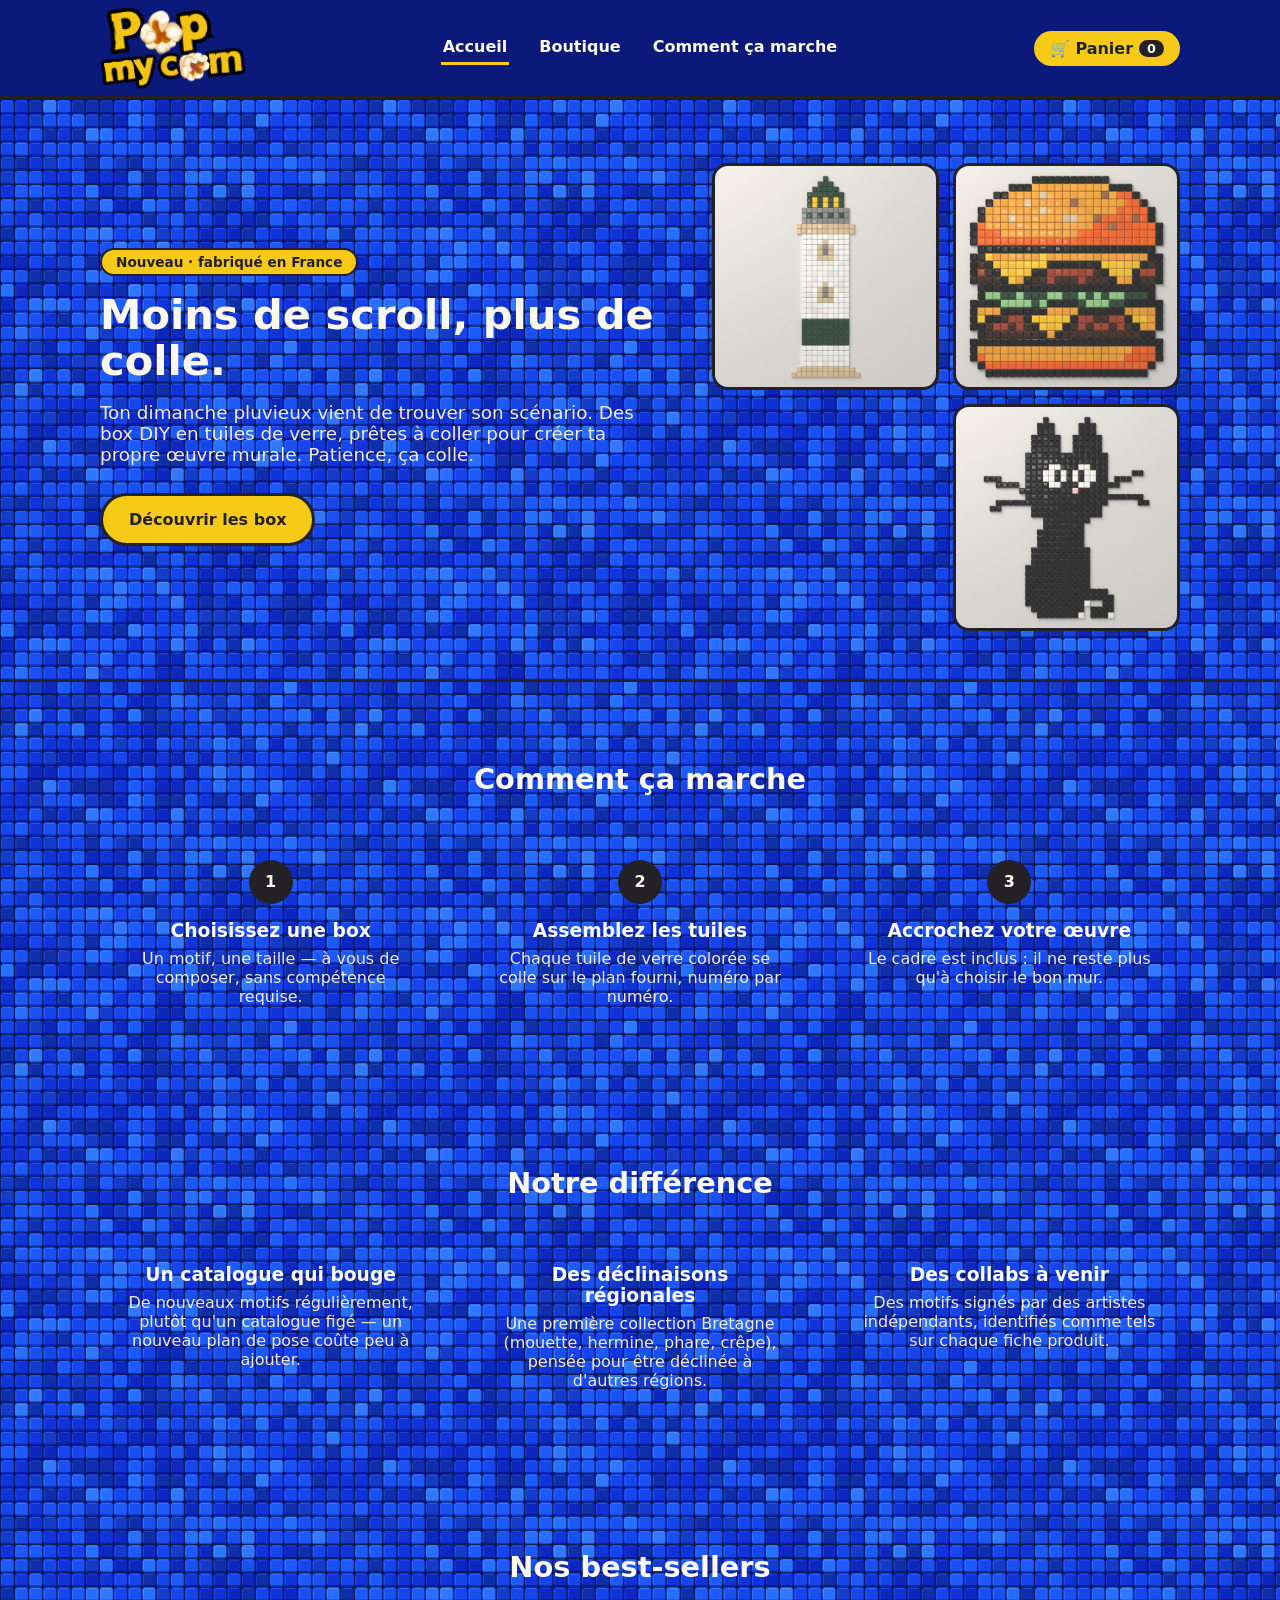
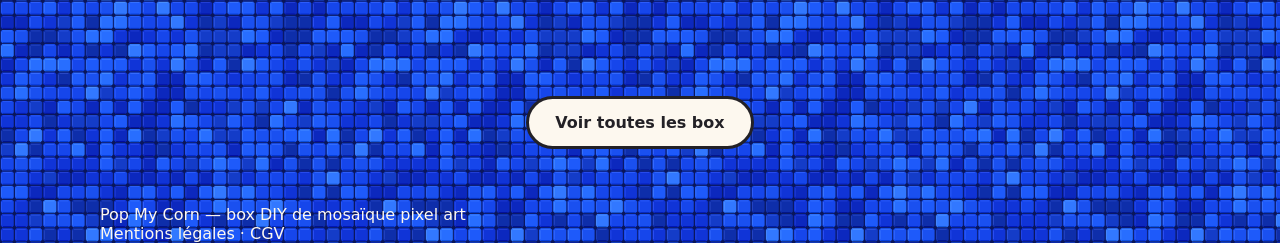
<file: site/index.html>
<!doctype html>
<html lang="fr">
<head>
<meta charset="utf-8" />
<meta name="viewport" content="width=device-width, initial-scale=1" />
<title>Pop My Corn — Box DIY de mosaïque pixel art</title>
<meta name="description" content="Moins de scroll, plus de colle." />
<link rel="stylesheet" href="styles.css" />
</head>
<body class="home">

<header class="site-header">
  <div class="container">
    <a href="index.html" class="logo"><img src="logo-pop-my-corn.png" alt="Pop My Corn" /></a>
    <nav class="nav">
      <a href="index.html" class="active">Accueil</a>
      <a href="boutique.html">Boutique</a>
      <a href="index.html#comment-ca-marche">Comment ça marche</a>
    </nav>
    <a href="panier.html" class="cart-link">🛒 Panier <span class="cart-count">0</span></a>
  </div>
</header>

<section class="hero">
  <div class="container">
    <div>
      <span class="hero-badge">Nouveau · fabriqué en France</span>
      <h1>Moins de scroll, plus de colle.</h1>
      <p class="lead">Ton dimanche pluvieux vient de trouver son scénario. Des box DIY en tuiles de verre, prêtes à coller pour créer ta propre œuvre murale. Patience, ça colle.</p>
      <a href="boutique.html" class="btn btn-primary">Découvrir les box</a>
    </div>
    <div class="hero-visual">
      <img class="tall" src="images/products/phares.jpg" alt="Box mosaïque phare" />
      <img src="images/products/burger.jpg" alt="Box mosaïque burger" />
      <img src="images/products/chat-noir-assis.jpg" alt="Box mosaïque chat noir" />
    </div>
  </div>
</section>

<section class="steps" id="comment-ca-marche">
  <div class="container">
    <h2>Comment ça marche</h2>
    <div class="steps-grid">
      <div class="step">
        <div class="step-num">1</div>
        <h3>Choisissez une box</h3>
        <p>Un motif, une taille — à vous de composer, sans compétence requise.</p>
      </div>
      <div class="step">
        <div class="step-num">2</div>
        <h3>Assemblez les tuiles</h3>
        <p>Chaque tuile de verre colorée se colle sur le plan fourni, numéro par numéro.</p>
      </div>
      <div class="step">
        <div class="step-num">3</div>
        <h3>Accrochez votre œuvre</h3>
        <p>Le cadre est inclus : il ne reste plus qu'à choisir le bon mur.</p>
      </div>
    </div>
  </div>
</section>

<section class="steps">
  <div class="container">
    <h2 class="section-title">Notre différence</h2>
    <div class="steps-grid">
      <div class="step">
        <h3>Un catalogue qui bouge</h3>
        <p>De nouveaux motifs régulièrement, plutôt qu'un catalogue figé — un nouveau plan de pose coûte peu à ajouter.</p>
      </div>
      <div class="step">
        <h3>Des déclinaisons régionales</h3>
        <p>Une première collection Bretagne (mouette, hermine, phare, crêpe), pensée pour être déclinée à d'autres régions.</p>
      </div>
      <div class="step">
        <h3>Des collabs à venir</h3>
        <p>Des motifs signés par des artistes indépendants, identifiés comme tels sur chaque fiche produit.</p>
      </div>
    </div>
  </div>
</section>

<section class="steps">
  <div class="container">
    <h2 class="section-title">Nos best-sellers</h2>
    <div class="product-grid" id="featured-grid"></div>
    <div style="text-align:center; margin-top: 8px;">
      <a href="boutique.html" class="btn btn-secondary">Voir toutes les box</a>
    </div>
  </div>
</section>

<footer class="site-footer">
  <div class="container">
    <div>Pop My Corn — box DIY de mosaïque pixel art</div>
 <div><a href="mentions-legales.html">Mentions légales</a> · <a href="cgv.html">CGV</a></div>

  </div>
</footer>

<script src="cart.js"></script>
<script>
  loadProducts().then((products) => {
    const featuredIds = ["chat", "phare", "vague", "hermine"];
    const featured = featuredIds
      .map((id) => products.find((p) => p.id === id))
      .filter(Boolean);
    const grid = document.getElementById("featured-grid");
    grid.innerHTML = featured.map(productCard).join("");
  });

  function productCard(p) {
    return `
      <a class="product-card" href="produit.html?id=${p.id}">
        <div class="thumb"><img src="${p.image}" alt="${p.name}" loading="lazy" /></div>
        <div class="info">
          <span class="theme-tag">${p.category} · ${p.theme}${p.artist ? " · collab" : ""}</span>
          <h3>${p.name}</h3>
          <div class="price-row">
            <span class="price">${formatPrice(p.price)}</span>
          </div>
        </div>
      </a>
    `;
  }
</script>
</body>
</file>
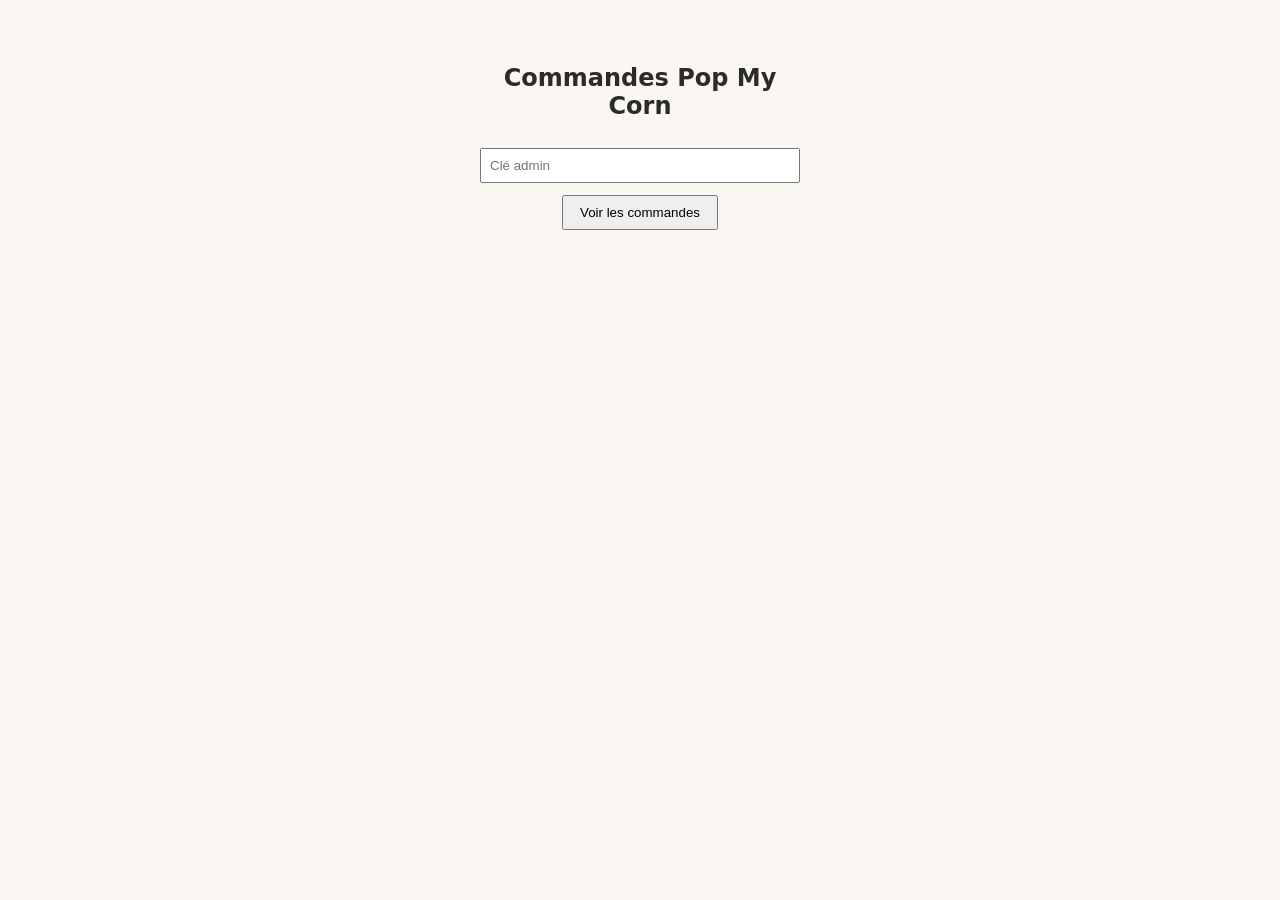
<file: site/admin-commandes.html>
<!doctype html>
<html lang="fr">
<head>
<meta charset="utf-8" />
<meta name="robots" content="noindex, nofollow" />
<title>Commandes — Pop My Corn</title>
<style>
  body { font-family: system-ui, sans-serif; margin: 2rem; background:#faf7f2; color:#2b2b2b; }
  table { width:100%; border-collapse: collapse; margin-top:1rem; background:#fff; }
  th, td { text-align:left; padding:0.6rem; border-bottom:1px solid #e5ddd0; font-size:0.9rem; vertical-align:top; }
  th { background:#f0e6d8; }
  #gate { max-width: 320px; margin: 4rem auto; text-align:center; }
  input { padding:0.5rem; width:100%; box-sizing:border-box; margin-top:0.5rem; }
  button { margin-top:0.75rem; padding:0.5rem 1rem; cursor:pointer; }
  #error { color:#c0392b; font-size:0.85rem; }
</style>
</head>
<body>
  <div id="gate">
    <h2>Commandes Pop My Corn</h2>
    <input id="key" type="password" placeholder="Clé admin" autocomplete="off" />
    <button id="go">Voir les commandes</button>
    <p id="error"></p>
  </div>
  <div id="content" style="display:none;">
    <h2>Commandes (<span id="count"></span>)</h2>
    <table id="table">
      <thead>
        <tr><th>Date</th><th>Email</th><th>Articles</th><th>Montant</th><th>Adresse de livraison</th></tr>
      </thead>
      <tbody></tbody>
    </table>
  </div>
  <script>
    document.getElementById("go").addEventListener("click", async () => {
      const key = document.getElementById("key").value.trim();
      const errorEl = document.getElementById("error");
      errorEl.textContent = "";
      try {
        const res = await fetch(`/.netlify/functions/list-orders?key=${encodeURIComponent(key)}`);
        if (!res.ok) {
          errorEl.textContent = "Clé incorrecte ou erreur serveur.";
          return;
        }
        const orders = await res.json();
        document.getElementById("gate").style.display = "none";
        document.getElementById("content").style.display = "block";
        document.getElementById("count").textContent = orders.length;
        const tbody = document.querySelector("#table tbody");
        tbody.innerHTML = orders.map((o) => `
          <tr>
            <td>${new Date(o.createdAt).toLocaleString("fr-FR")}</td>
            <td>${o.customerEmail ?? ""}</td>
            <td>${(o.lines || []).map((l) => `${l.name} x${l.qty}`).join("<br>")}</td>
            <td>${(o.amountTotal / 100).toFixed(2)} €</td>
            <td>${o.shippingAddress ?? ""}</td>
          </tr>
        `).join("");
      } catch (e) {
        errorEl.textContent = "Erreur réseau.";
      }
    });
  </script>
</body>
</html>
</file>
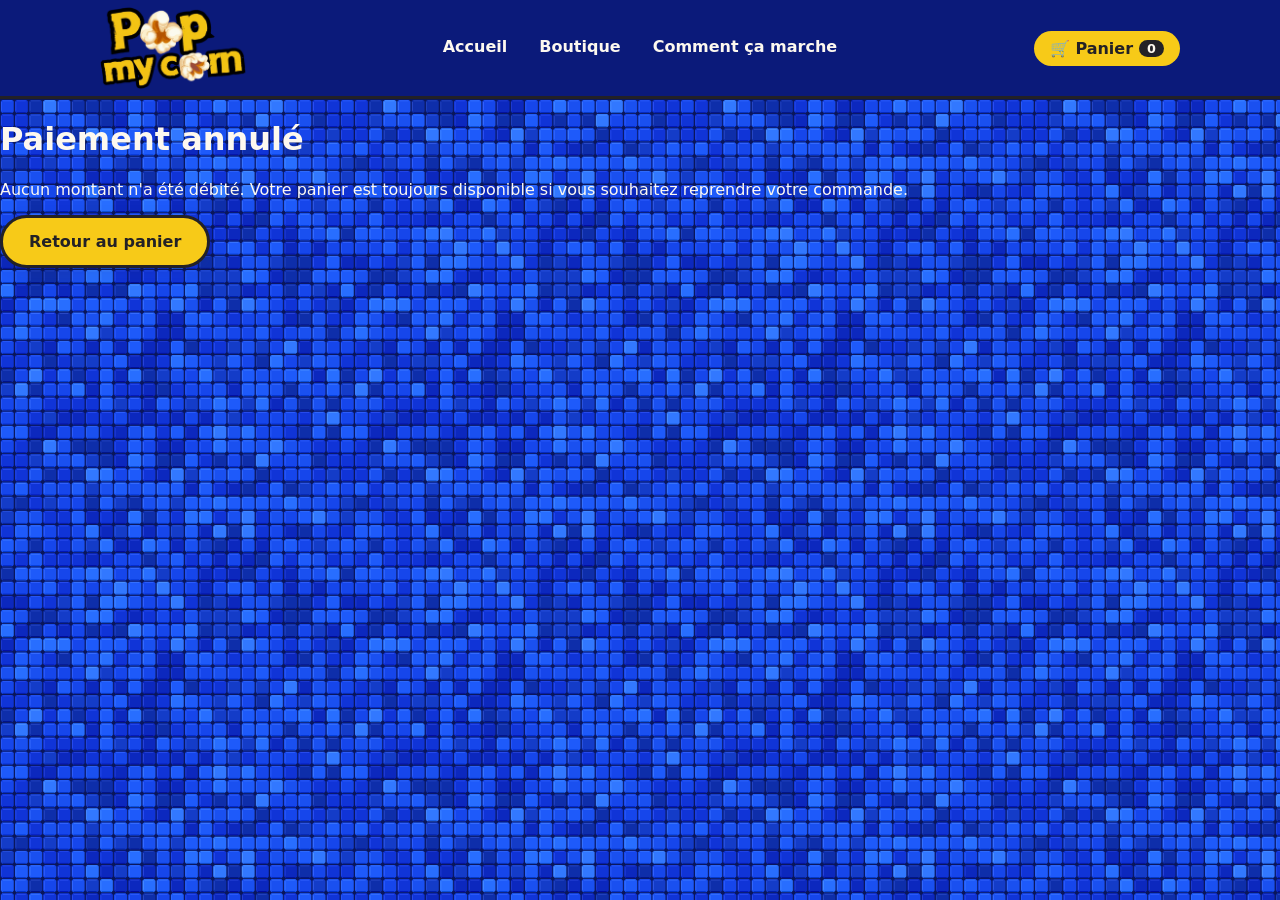
<file: site/annulation.html>
<!doctype html>
<html lang="fr">
<head>
<meta charset="utf-8" />
<meta name="viewport" content="width=device-width, initial-scale=1" />
<title>Paiement annulé — Pop My Corn</title>
<meta name="robots" content="noindex, follow" />
<link rel="stylesheet" href="styles.css" />
</head>
<body>
<header class="site-header">
  <div class="container">
    <a href="index.html" class="logo"><img src="logo-pop-my-corn.png" alt="Pop My Corn" /></a>

    <nav class="nav">
      <a href="index.html">Accueil</a>
      <a href="boutique.html">Boutique</a>
      <a href="index.html#comment-ca-marche">Comment ça marche</a>
    </nav>
    <a href="panier.html" class="cart-link">🛒 Panier <span class="cart-count">0</span></a>
  </div>
</header>
<div class="result-page">
  <h1>Paiement annulé</h1>
  <p>Aucun montant n'a été débité. Votre panier est toujours disponible si vous souhaitez reprendre votre commande.</p>
  <a href="panier.html" class="btn btn-primary">Retour au panier</a>
</div>
<script src="cart.js"></script>
</body>
</html>
</file>
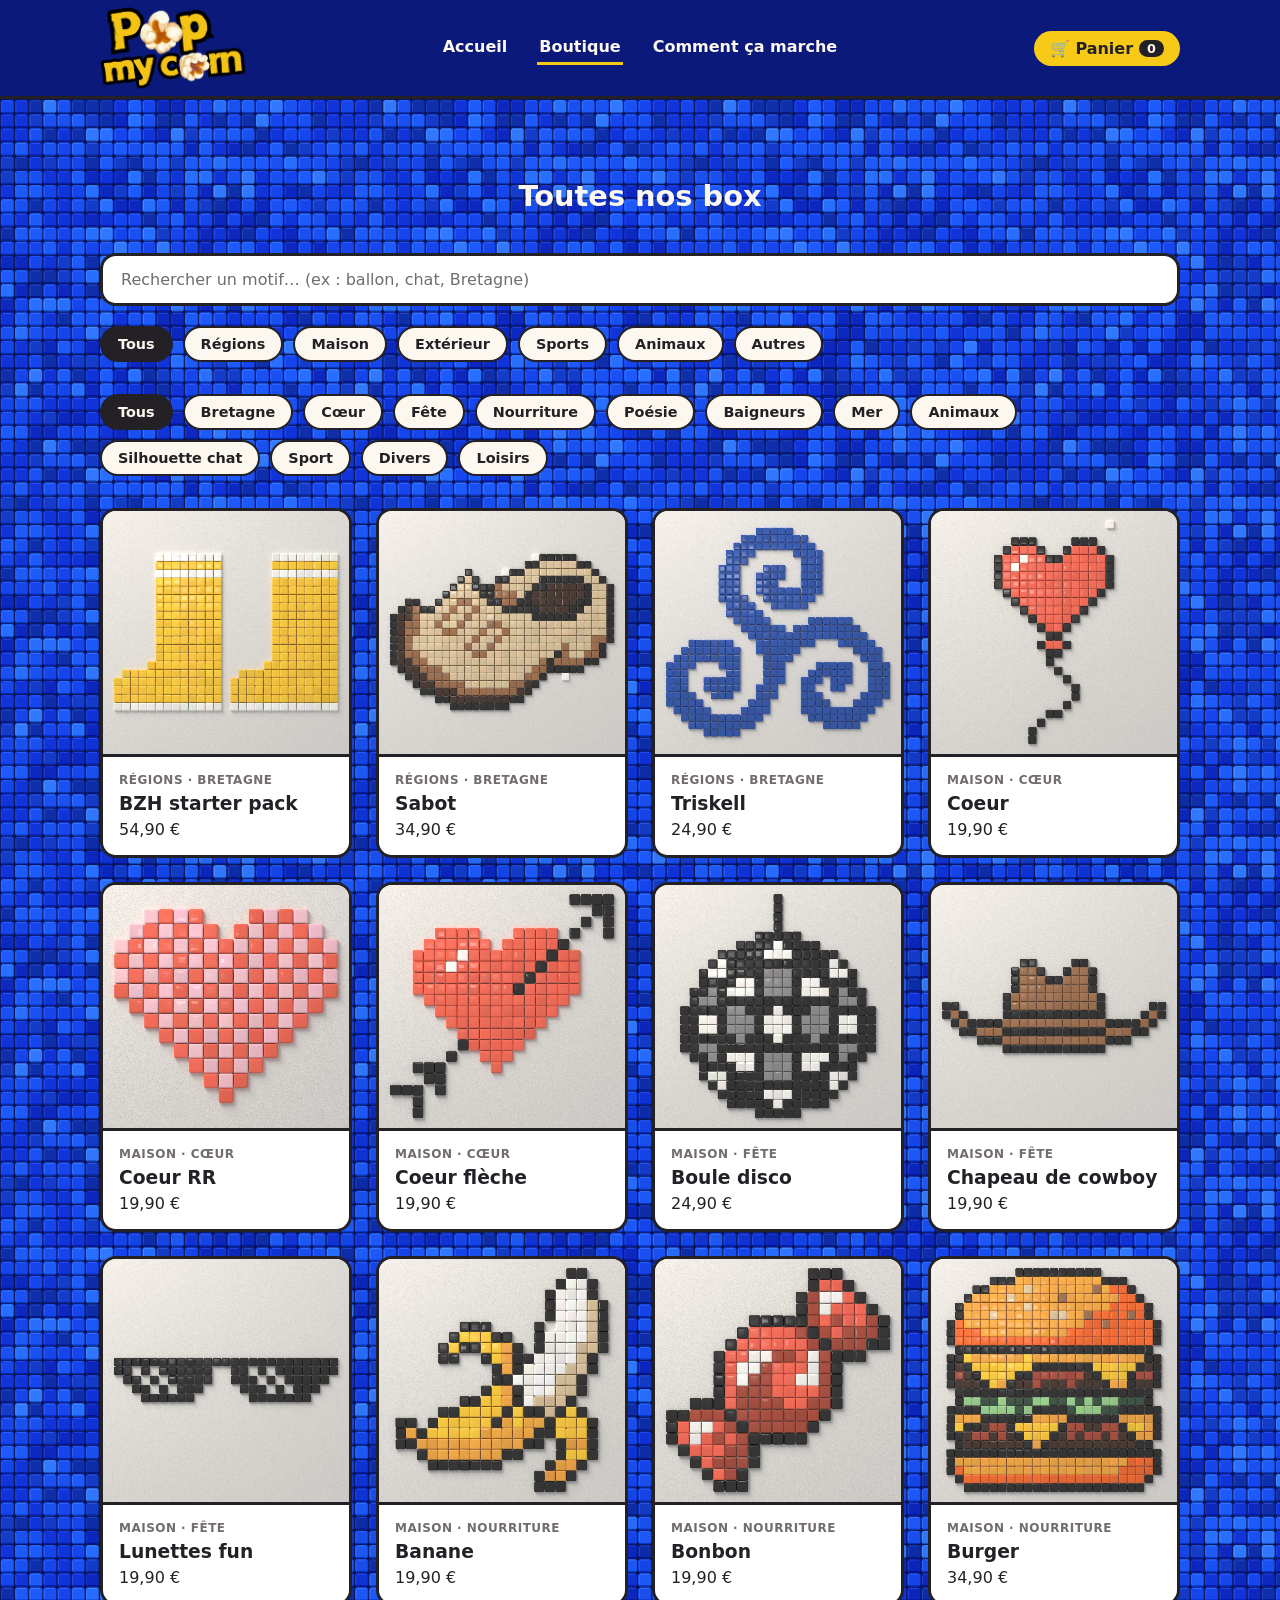
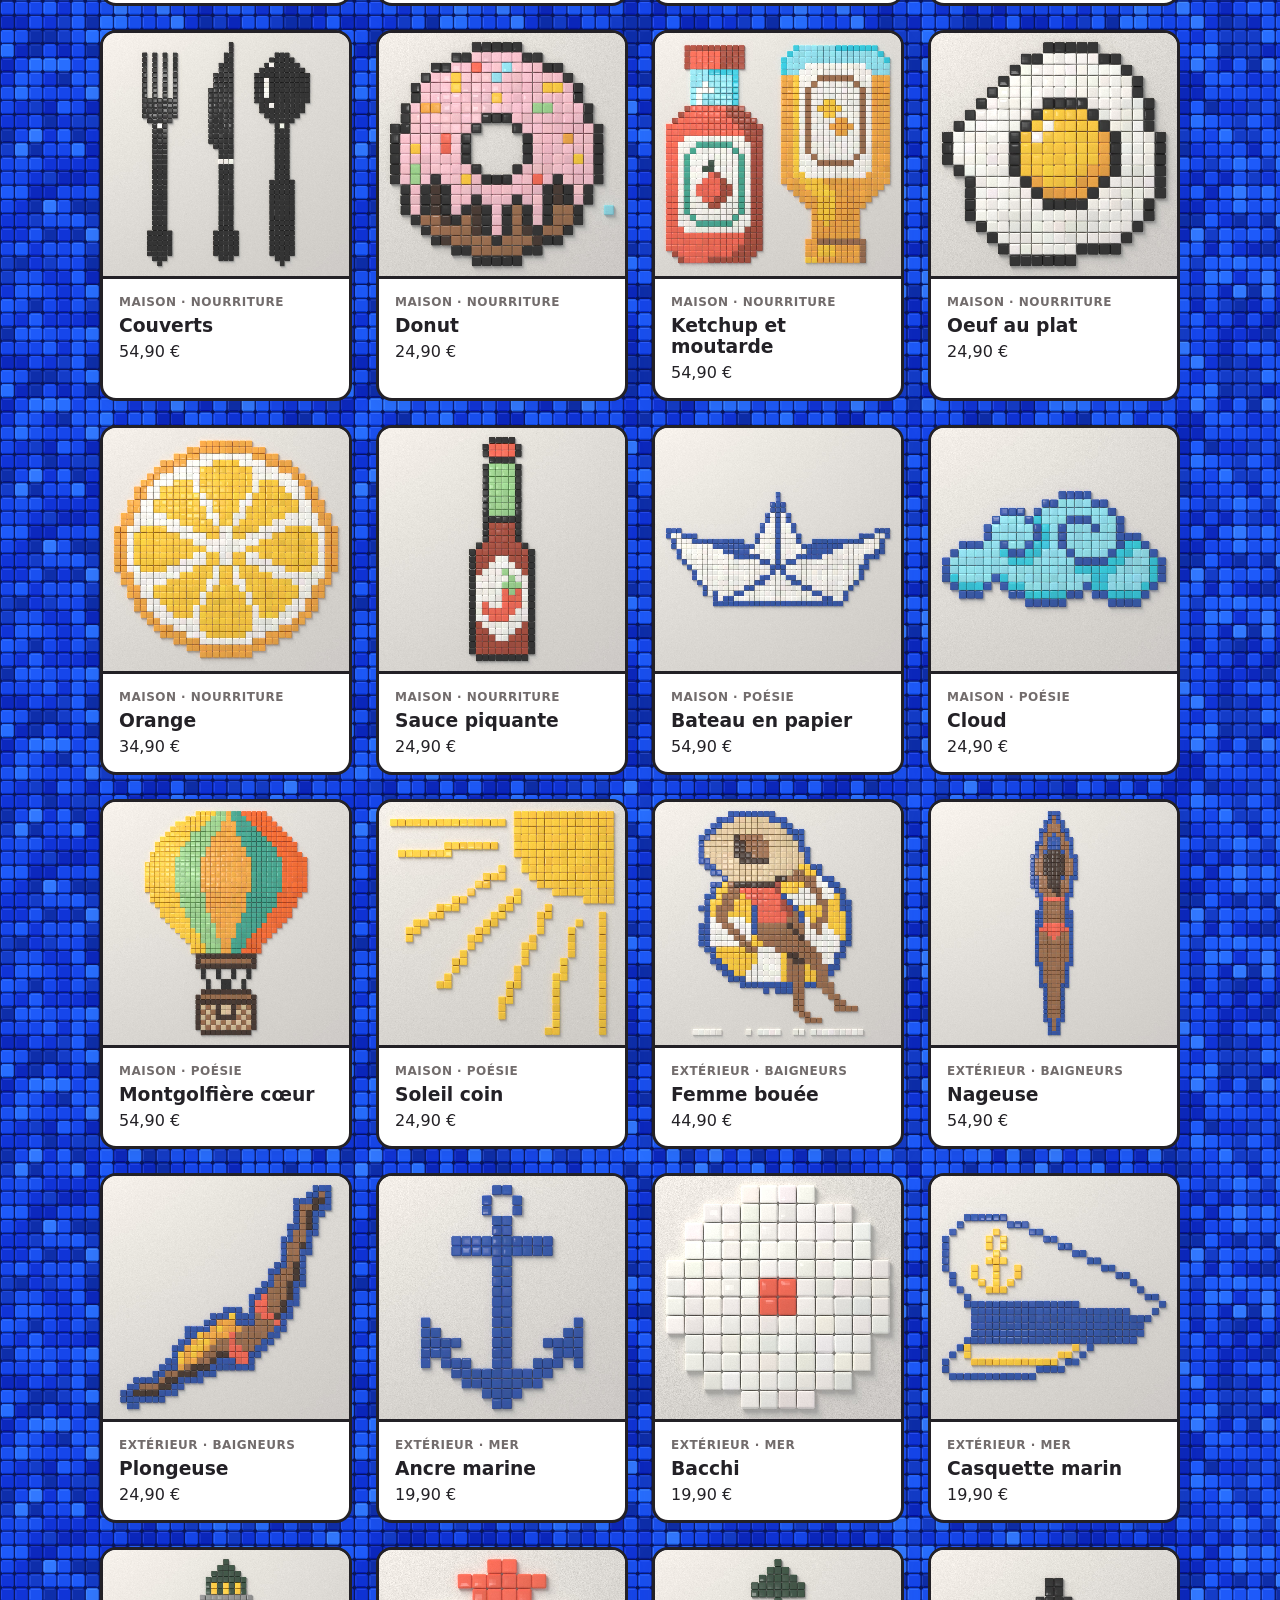
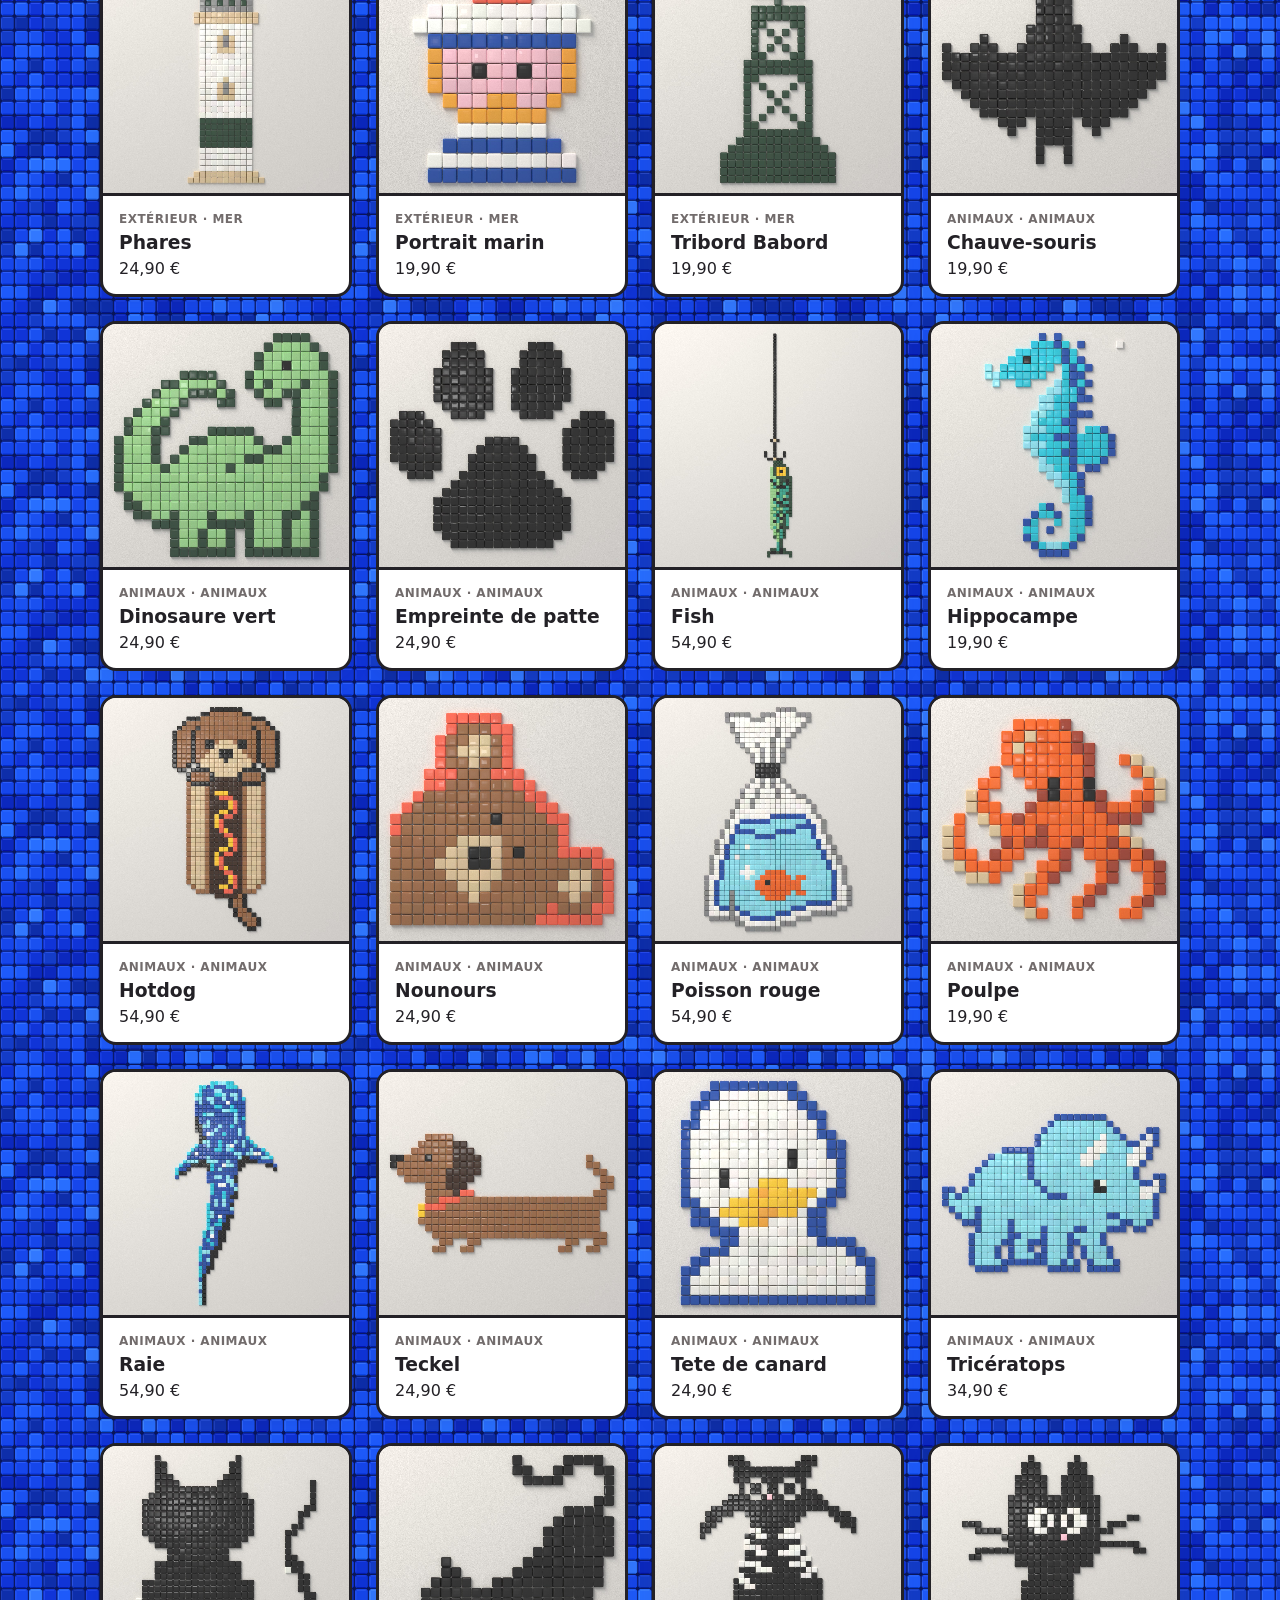
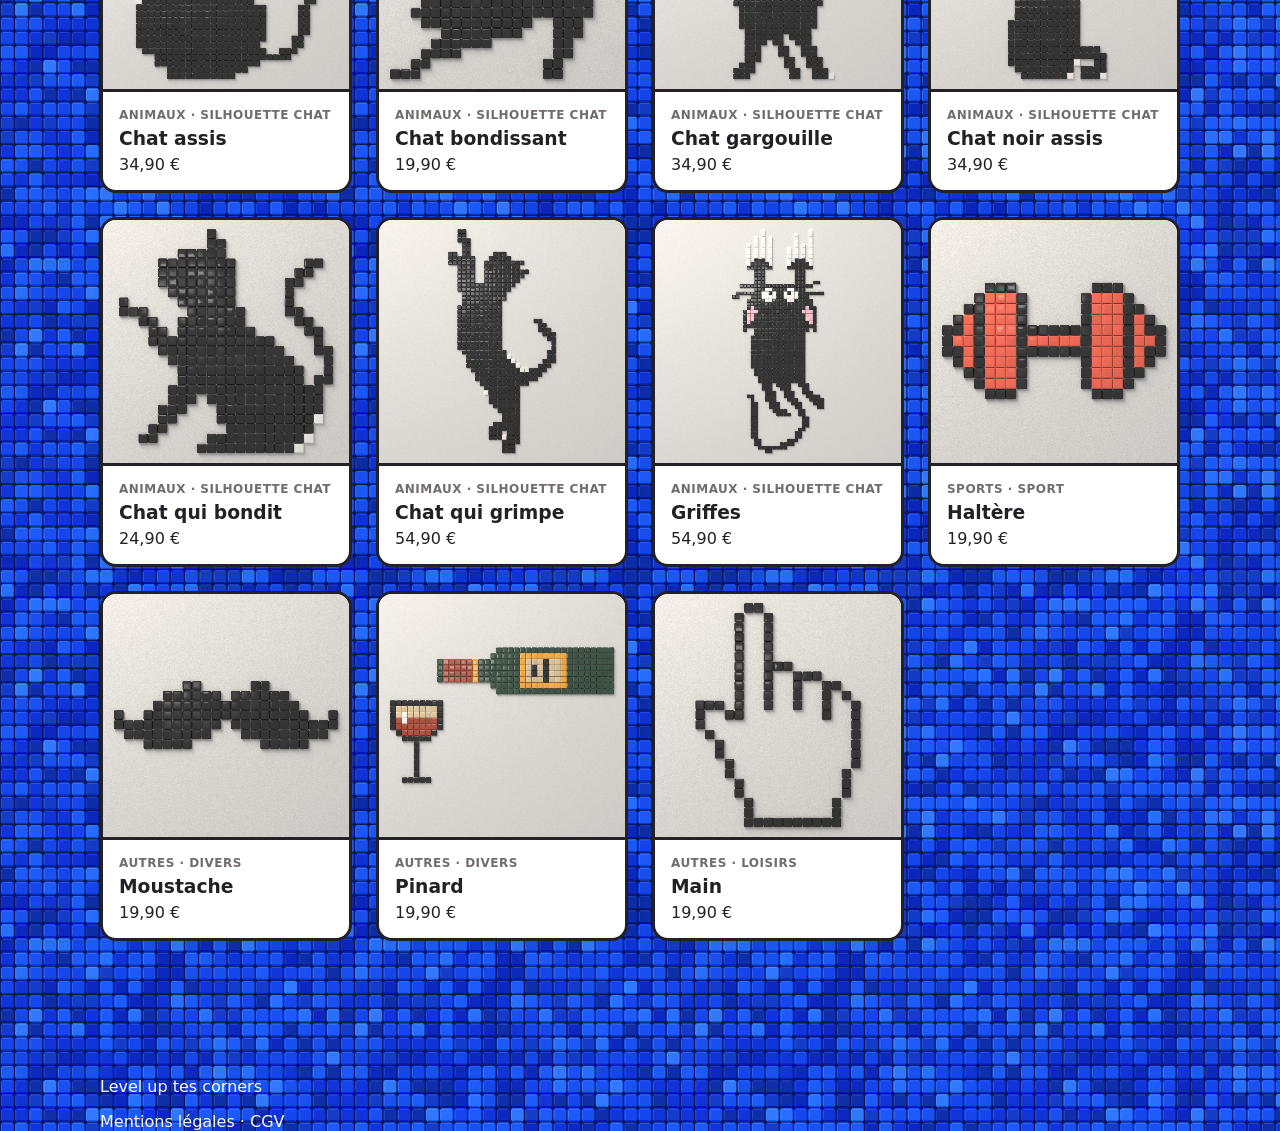
<file: site/boutique.html>
<!doctype html>
<html lang="fr">
<head>
<meta charset="utf-8" />
<meta name="viewport" content="width=device-width, initial-scale=1" />
<title>Boutique — Pop My Corn</title>
<link rel="stylesheet" href="styles.css" />
</head>
<body>

<header class="site-header">
  <div class="container">
 <a href="index.html" class="logo"><img src="logo-pop-my-corn.png" alt="Pop My Corn" /></a>

    <nav class="nav">
      <a href="index.html">Accueil</a>
      <a href="boutique.html" class="active">Boutique</a>
      <a href="index.html#comment-ca-marche">Comment ça marche</a>
    </nav>
    <a href="panier.html" class="cart-link">🛒 Panier <span class="cart-count">0</span></a>
  </div>
</header>

<section class="steps">
  <div class="container">
    <h1 class="section-title">Toutes nos box</h1>
    <div class="search-box">
      <input type="search" id="search-input" placeholder="Rechercher un motif… (ex : ballon, chat, Bretagne)" />
    </div>
    <div class="filters" id="category-filters"></div>
    <div class="filters" id="theme-filters"></div>
    <div class="product-grid" id="grid"></div>
  </div>
</section>

<footer class="site-footer">
  <div class="container">
    <div><p>Level up tes corners</p>
</div>
 <div><a href="mentions-legales.html">Mentions légales</a> · <a href="cgv.html">CGV</a></div>

  </div>
</footer>

<script src="cart.js"></script>
<script>
  // Ordre de classement fixé par la marque : régions, maison, extérieur,
  // collabs, métiers, sports, animaux. "Autres" (contenu de démo pas
  // encore remplacé par les vrais motifs) est toujours relégué en dernier.
  const CATEGORY_ORDER = ["Régions", "Maison", "Extérieur", "Collabs", "Métiers", "Sports", "Animaux", "Autres"];

  function normalize(str) {
    return (str || "")
      .normalize("NFD")
      .replace(/[̀-ͯ]/g, "")
      .toLowerCase();
  }

  let allProducts = [];
  let activeCategory = "Tous";
  let activeTheme = "Tous";
  let searchQuery = "";

  loadProducts().then((products) => {
    allProducts = products;
    const presentCategories = new Set(products.map((p) => p.category));
    const categories = ["Tous", ...CATEGORY_ORDER.filter((c) => presentCategories.has(c))];
    document.getElementById("category-filters").innerHTML = categories
      .map((c) => `<span class="filter-chip ${c === activeCategory ? "active" : ""}" data-category="${c}">${c}</span>`)
      .join("");
    renderThemeFilters();
    attachFilterHandlers();

    // recherche directe via l'URL (?q=ballon), utile pour un futur lien
    // de recherche depuis le header ou une pub
    const initialQuery = new URLSearchParams(location.search).get("q") || "";
    if (initialQuery) {
      document.getElementById("search-input").value = initialQuery;
      searchQuery = normalize(initialQuery);
    }

    render();
  });

  function renderThemeFilters() {
    const inCategory = activeCategory === "Tous"
      ? allProducts
      : allProducts.filter((p) => p.category === activeCategory);
    const themes = ["Tous", ...new Set(inCategory.map((p) => p.theme))];
    document.getElementById("theme-filters").innerHTML = themes
      .map((t) => `<span class="filter-chip ${t === activeTheme ? "active" : ""}" data-theme="${t}">${t}</span>`)
      .join("");
  }

  function attachFilterHandlers() {
    document.getElementById("search-input").addEventListener("input", (e) => {
      searchQuery = normalize(e.target.value);
      // une recherche part du catalogue entier : on efface les filtres
      // de catégorie/thème pour éviter un "aucun résultat" trompeur
      activeCategory = "Tous";
      activeTheme = "Tous";
      document.querySelectorAll("#category-filters .filter-chip").forEach((c) =>
        c.classList.toggle("active", c.dataset.category === "Tous")
      );
      renderThemeFilters();
      render();
    });
    document.getElementById("category-filters").addEventListener("click", (e) => {
      const chip = e.target.closest(".filter-chip");
      if (!chip) return;
      activeCategory = chip.dataset.category;
      activeTheme = "Tous";
      document.querySelectorAll("#category-filters .filter-chip").forEach((c) => c.classList.remove("active"));
      chip.classList.add("active");
      renderThemeFilters();
      render();
    });
    document.getElementById("theme-filters").addEventListener("click", (e) => {
      const chip = e.target.closest(".filter-chip");
      if (!chip) return;
      activeTheme = chip.dataset.theme;
      document.querySelectorAll("#theme-filters .filter-chip").forEach((c) => c.classList.remove("active"));
      chip.classList.add("active");
      render();
    });
  }

  function render() {
    const filtered = allProducts.filter((p) => {
      const categoryOk = activeCategory === "Tous" || p.category === activeCategory;
      const themeOk = activeTheme === "Tous" || p.theme === activeTheme;
      const searchOk =
        !searchQuery ||
        [p.name, p.theme, p.category, p.description]
          .map(normalize)
          .some((field) => field.includes(searchQuery));
      return categoryOk && themeOk && searchOk;
    });
    const grid = document.getElementById("grid");
    const emptyMessage = searchQuery
      ? `Aucune box ne correspond à « ${document.getElementById("search-input").value} ».`
      : `Aucune box ne correspond à ces filtres.`;
    grid.innerHTML = filtered.length
      ? filtered.map(productCard).join("")
      : `<div class="empty-state">${emptyMessage}</div>`;
  }

  function productCard(p) {
    return `
      <a class="product-card" href="produit.html?id=${p.id}">
        <div class="thumb"><img src="${p.image}" alt="${p.name}" loading="lazy" /></div>
        <div class="info">
          <span class="theme-tag">${p.category} · ${p.theme}${p.artist ? " · collab" : ""}</span>
          <h3>${p.name}</h3>
          <div class="price-row">
            <span class="price">${formatPrice(p.price)}</span>
          </div>
        </div>
      </a>
    `;
  }
</script>
</body>
</html>
</file>
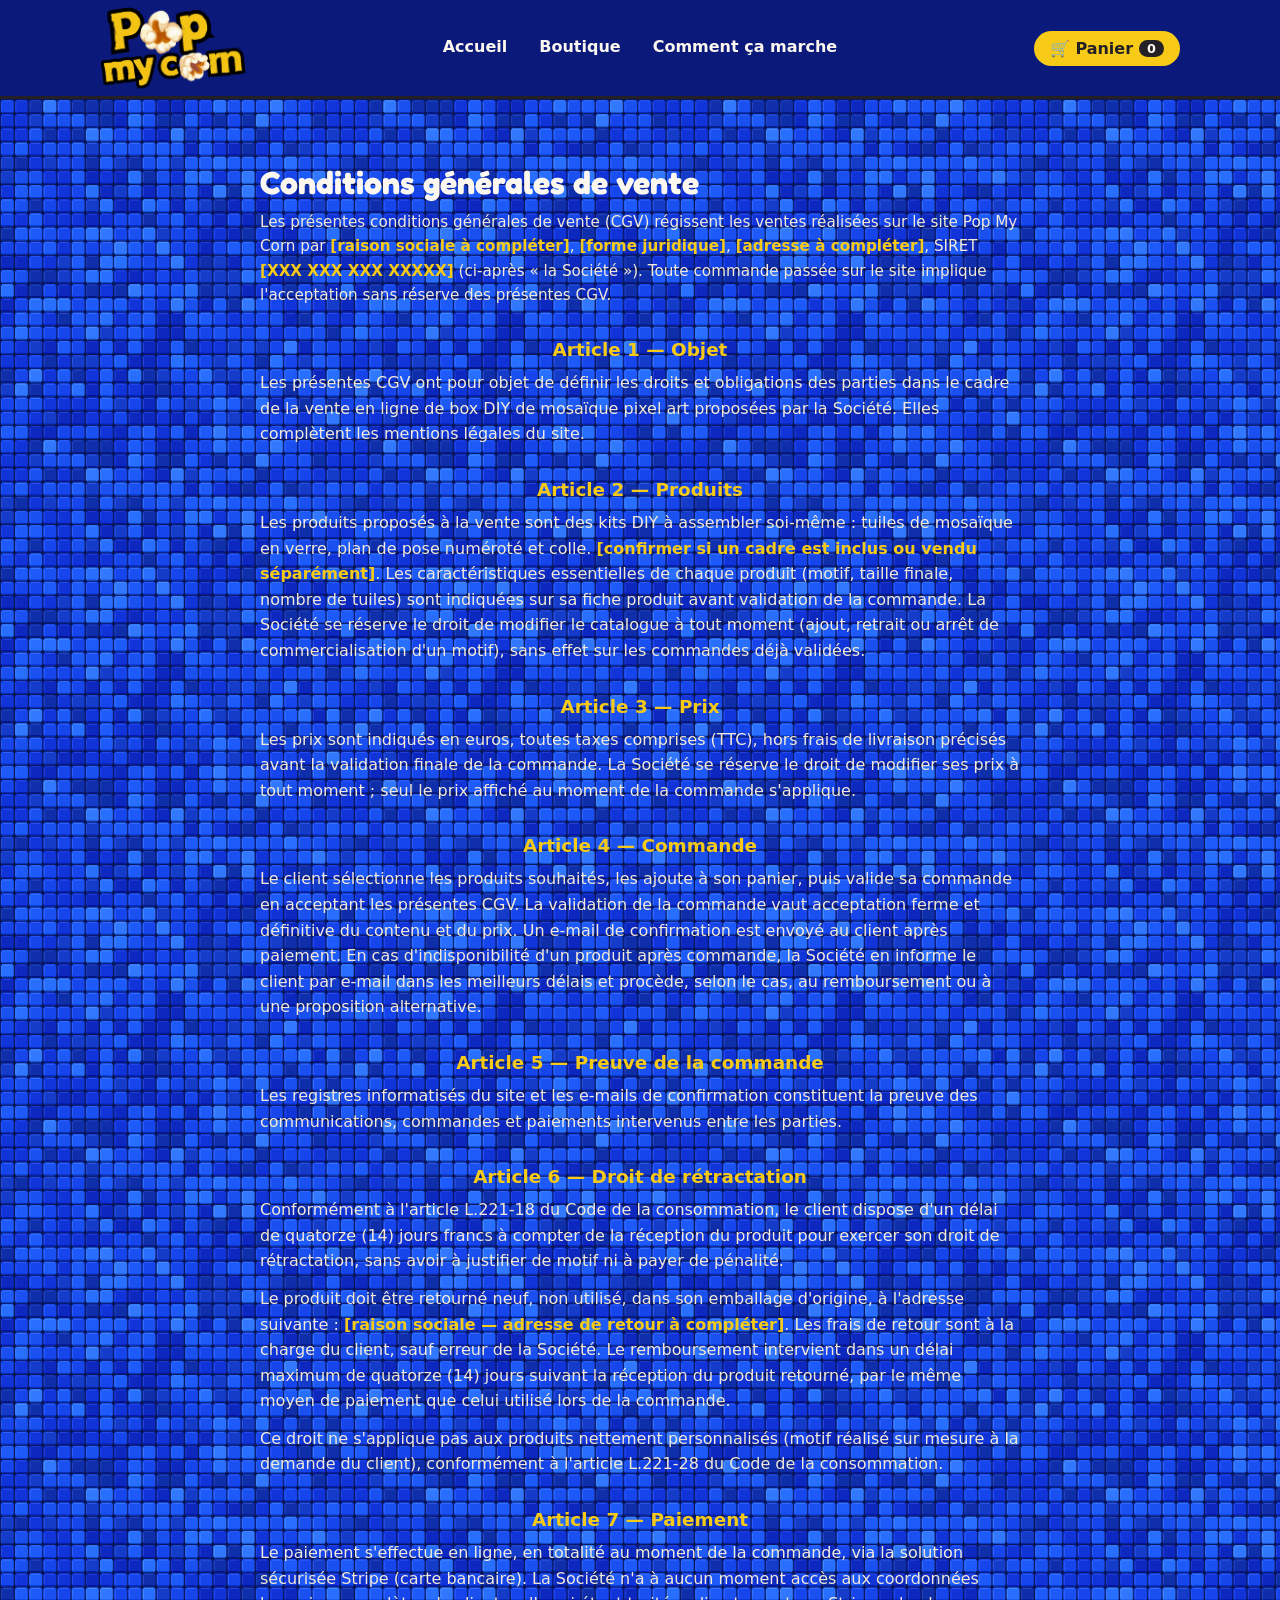
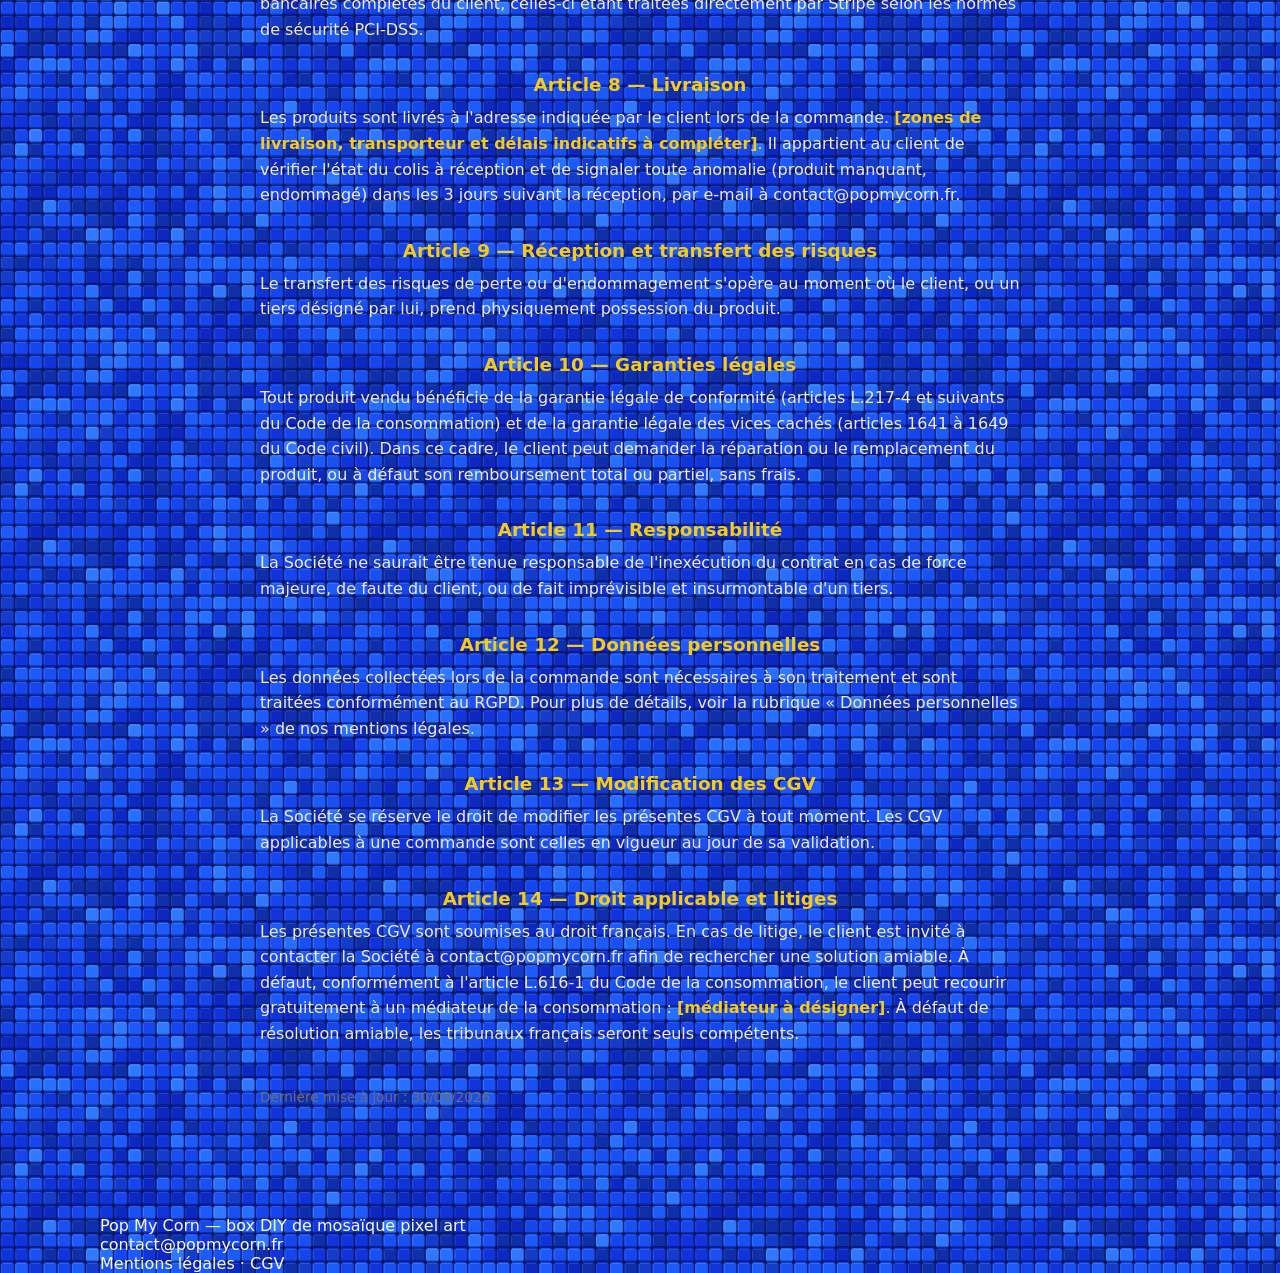
<file: site/cgv.html>
<!doctype html>
<html lang="fr">
<head>
<meta charset="utf-8" />
<meta name="viewport" content="width=device-width, initial-scale=1" />
<title>Conditions générales de vente — Pop My Corn</title>
<meta name="robots" content="noindex, follow" />
<link rel="stylesheet" href="styles.css" />
<style>
  .legal-content {
    padding: 8px 0 40px;
    max-width: 760px;
  }
  .legal-content h1 {
    font-family: "Fredoka", "Segoe UI", system-ui, -apple-system, sans-serif;
    font-size: 2rem;
    margin: 0 0 8px;
  }
  .legal-content .preamble {
    color: var(--creme-fonce);
    font-size: 0.95rem;
    margin-bottom: 28px;
  }
  .legal-content h2 {
    font-size: 1.15rem;
    margin: 32px 0 10px;
    color: var(--jaune);
  }
  .legal-content h3 {
    font-size: 1rem;
    margin: 18px 0 6px;
    color: var(--creme);
  }
  .legal-content p, .legal-content li {
    color: var(--creme-fonce);
    line-height: 1.6;
    margin: 0 0 12px;
  }
  .legal-content ul {
    margin: 0 0 12px;
    padding-left: 20px;
  }
  .legal-content .placeholder {
    color: var(--jaune);
    font-weight: 600;
  }
  .legal-content .updated {
    margin-top: 40px;
    font-size: 0.85rem;
    color: var(--gris);
  }
</style>
</head>
<body>

<header class="site-header">
  <div class="container">
    <a href="index.html" class="logo"><img src="logo-pop-my-corn.png" alt="Pop My Corn" /></a>
    <nav class="nav">
      <a href="index.html">Accueil</a>
      <a href="boutique.html">Boutique</a>
      <a href="index.html#comment-ca-marche">Comment ça marche</a>
    </nav>
    <a href="panier.html" class="cart-link">🛒 Panier <span class="cart-count">0</span></a>
  </div>
</header>

<section class="steps">
  <div class="container legal-content">
    <h1>Conditions générales de vente</h1>
    <p class="preamble">
      Les présentes conditions générales de vente (CGV) régissent les ventes réalisées sur le site Pop My Corn
      par <span class="placeholder">[raison sociale à compléter]</span>, <span class="placeholder">[forme juridique]</span>,
      <span class="placeholder">[adresse à compléter]</span>, SIRET <span class="placeholder">[XXX XXX XXX XXXXX]</span>
      (ci-après « la Société »). Toute commande passée sur le site implique l'acceptation sans réserve des présentes CGV.
    </p>

    <h2>Article 1 — Objet</h2>
    <p>
      Les présentes CGV ont pour objet de définir les droits et obligations des parties dans le cadre de la vente en ligne de box DIY de mosaïque pixel art proposées par la Société. Elles complètent les mentions légales du site.
    </p>

    <h2>Article 2 — Produits</h2>
    <p>
      Les produits proposés à la vente sont des kits DIY à assembler soi-même : tuiles de mosaïque en verre, plan de pose numéroté et colle. <span class="placeholder">[confirmer si un cadre est inclus ou vendu séparément]</span>. Les caractéristiques essentielles de chaque produit (motif, taille finale, nombre de tuiles) sont indiquées sur sa fiche produit avant validation de la commande. La Société se réserve le droit de modifier le catalogue à tout moment (ajout, retrait ou arrêt de commercialisation d'un motif), sans effet sur les commandes déjà validées.
    </p>

    <h2>Article 3 — Prix</h2>
    <p>
      Les prix sont indiqués en euros, toutes taxes comprises (TTC), hors frais de livraison précisés avant la validation finale de la commande. La Société se réserve le droit de modifier ses prix à tout moment ; seul le prix affiché au moment de la commande s'applique.
    </p>

    <h2>Article 4 — Commande</h2>
    <p>
      Le client sélectionne les produits souhaités, les ajoute à son panier, puis valide sa commande en acceptant les présentes CGV. La validation de la commande vaut acceptation ferme et définitive du contenu et du prix. Un e-mail de confirmation est envoyé au client après paiement. En cas d'indisponibilité d'un produit après commande, la Société en informe le client par e-mail dans les meilleurs délais et procède, selon le cas, au remboursement ou à une proposition alternative.
    </p>

    <h2>Article 5 — Preuve de la commande</h2>
    <p>
      Les registres informatisés du site et les e-mails de confirmation constituent la preuve des communications, commandes et paiements intervenus entre les parties.
    </p>

    <h2>Article 6 — Droit de rétractation</h2>
    <p>
      Conformément à l'article L.221-18 du Code de la consommation, le client dispose d'un délai de quatorze (14) jours francs à compter de la réception du produit pour exercer son droit de rétractation, sans avoir à justifier de motif ni à payer de pénalité.
    </p>
    <p>
      Le produit doit être retourné neuf, non utilisé, dans son emballage d'origine, à l'adresse suivante :
      <span class="placeholder">[raison sociale — adresse de retour à compléter]</span>. Les frais de retour sont à la charge du client, sauf erreur de la Société. Le remboursement intervient dans un délai maximum de quatorze (14) jours suivant la réception du produit retourné, par le même moyen de paiement que celui utilisé lors de la commande.
    </p>
    <p>
      Ce droit ne s'applique pas aux produits nettement personnalisés (motif réalisé sur mesure à la demande du client), conformément à l'article L.221-28 du Code de la consommation.
    </p>

    <h2>Article 7 — Paiement</h2>
    <p>
      Le paiement s'effectue en ligne, en totalité au moment de la commande, via la solution sécurisée Stripe (carte bancaire). La Société n'a à aucun moment accès aux coordonnées bancaires complètes du client, celles-ci étant traitées directement par Stripe selon les normes de sécurité PCI-DSS.
    </p>

    <h2>Article 8 — Livraison</h2>
    <p>
      Les produits sont livrés à l'adresse indiquée par le client lors de la commande. <span class="placeholder">[zones de livraison, transporteur et délais indicatifs à compléter]</span>. Il appartient au client de vérifier l'état du colis à réception et de signaler toute anomalie (produit manquant, endommagé) dans les 3 jours suivant la réception, par e-mail à contact@popmycorn.fr.
    </p>

    <h2>Article 9 — Réception et transfert des risques</h2>
    <p>
      Le transfert des risques de perte ou d'endommagement s'opère au moment où le client, ou un tiers désigné par lui, prend physiquement possession du produit.
    </p>

    <h2>Article 10 — Garanties légales</h2>
    <p>
      Tout produit vendu bénéficie de la garantie légale de conformité (articles L.217-4 et suivants du Code de la consommation) et de la garantie légale des vices cachés (articles 1641 à 1649 du Code civil). Dans ce cadre, le client peut demander la réparation ou le remplacement du produit, ou à défaut son remboursement total ou partiel, sans frais.
    </p>

    <h2>Article 11 — Responsabilité</h2>
    <p>
      La Société ne saurait être tenue responsable de l'inexécution du contrat en cas de force majeure, de faute du client, ou de fait imprévisible et insurmontable d'un tiers.
    </p>

    <h2>Article 12 — Données personnelles</h2>
    <p>
      Les données collectées lors de la commande sont nécessaires à son traitement et sont traitées conformément au RGPD. Pour plus de détails, voir la rubrique « Données personnelles » de nos <a href="mentions-legales.html">mentions légales</a>.
    </p>

    <h2>Article 13 — Modification des CGV</h2>
    <p>
      La Société se réserve le droit de modifier les présentes CGV à tout moment. Les CGV applicables à une commande sont celles en vigueur au jour de sa validation.
    </p>

    <h2>Article 14 — Droit applicable et litiges</h2>
    <p>
      Les présentes CGV sont soumises au droit français. En cas de litige, le client est invité à contacter la Société à contact@popmycorn.fr afin de rechercher une solution amiable. À défaut, conformément à l'article L.616-1 du Code de la consommation, le client peut recourir gratuitement à un médiateur de la consommation : <span class="placeholder">[médiateur à désigner]</span>. À défaut de résolution amiable, les tribunaux français seront seuls compétents.
    </p>

    <p class="updated">Dernière mise à jour : 30/09/2026</p>
  </div>
</section>

<footer class="site-footer">
  <div class="container">
    <div>Pop My Corn — box DIY de mosaïque pixel art</div>
    <div>contact@popmycorn.fr</div>
    <div><a href="mentions-legales.html">Mentions légales</a> · <a href="cgv.html">CGV</a></div>
  </div>
</footer>

<script src="cart.js"></script>
</body>
</html>
</file>
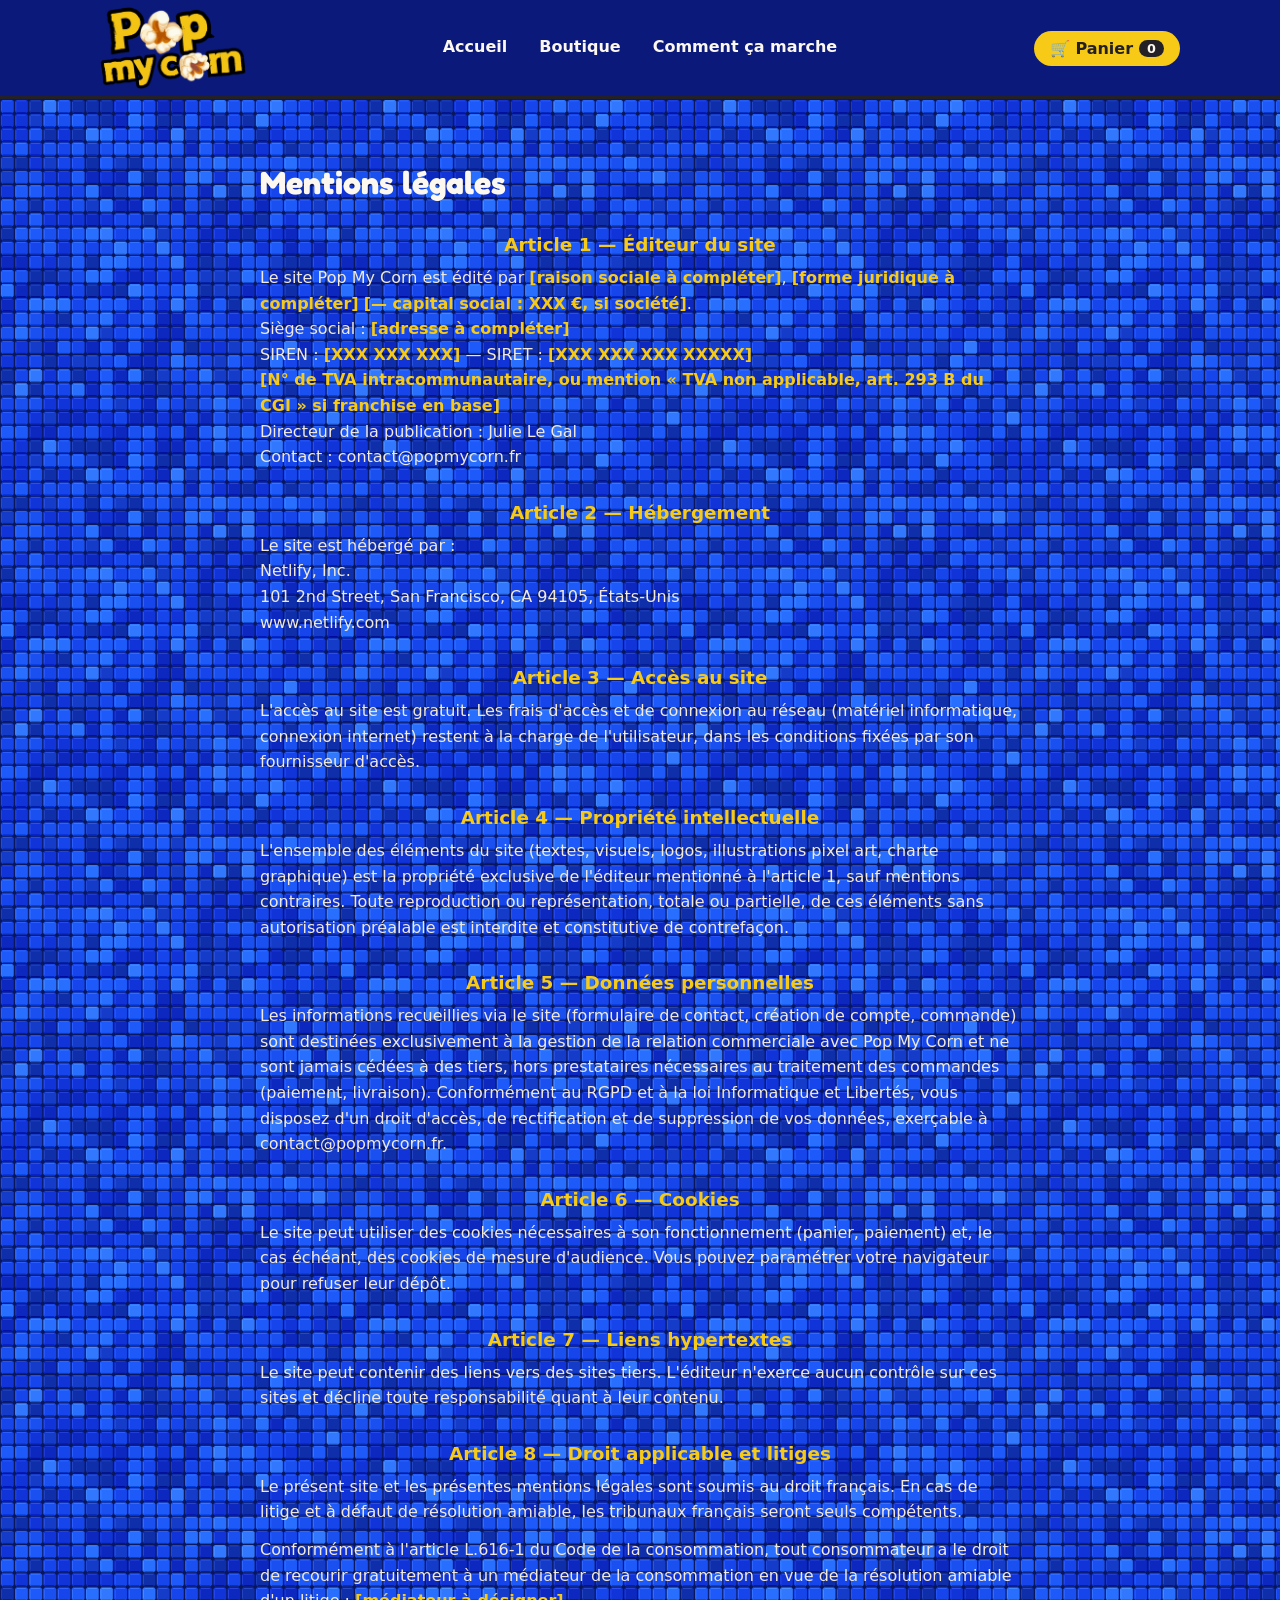
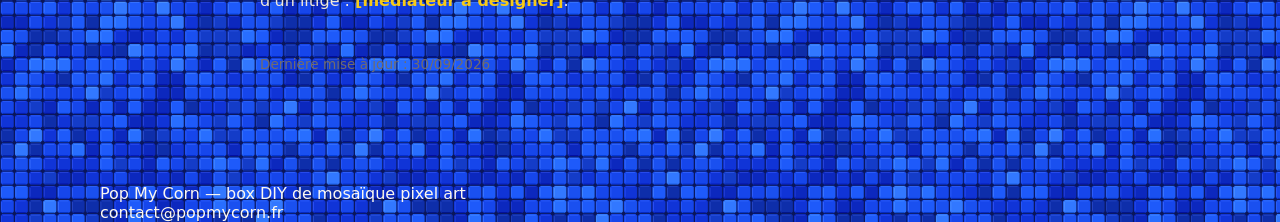
<file: site/mentions-legales.html>
<!doctype html>
<html lang="fr">
<head>
<meta charset="utf-8" />
<meta name="viewport" content="width=device-width, initial-scale=1" />
<title>Mentions légales — Pop My Corn</title>
<meta name="robots" content="noindex, follow" />
<link rel="stylesheet" href="styles.css" />
<style>
  .legal-content {
    padding: 8px 0 40px;
    max-width: 760px;
  }
  .legal-content h1 {
    font-family: "Fredoka", "Segoe UI", system-ui, -apple-system, sans-serif;
    font-size: 2rem;
    margin: 0 0 28px;
  }
  .legal-content h2 {
    font-size: 1.15rem;
    margin: 32px 0 10px;
    color: var(--jaune);
  }
  .legal-content p {
    color: var(--creme-fonce);
    line-height: 1.6;
    margin: 0 0 12px;
  }
  .legal-content .placeholder {
    color: var(--jaune);
    font-weight: 600;
  }
  .legal-content .updated {
    margin-top: 40px;
    font-size: 0.85rem;
    color: var(--gris);
  }
</style>
</head>
<body>

<header class="site-header">
  <div class="container">
    <a href="index.html" class="logo"><img src="logo-pop-my-corn.png" alt="Pop My Corn" /></a>
    <nav class="nav">
      <a href="index.html">Accueil</a>
      <a href="boutique.html">Boutique</a>
      <a href="index.html#comment-ca-marche">Comment ça marche</a>
    </nav>
    <a href="panier.html" class="cart-link">🛒 Panier <span class="cart-count">0</span></a>
  </div>
</header>

<section class="steps">
  <div class="container legal-content">
    <h1>Mentions légales</h1>

    <h2>Article 1 — Éditeur du site</h2>
    <p>
      Le site Pop My Corn est édité par <span class="placeholder">[raison sociale à compléter]</span>,
      <span class="placeholder">[forme juridique à compléter]</span>
      <span class="placeholder">[— capital social : XXX €, si société]</span>.<br />
      Siège social : <span class="placeholder">[adresse à compléter]</span><br />
      SIREN : <span class="placeholder">[XXX XXX XXX]</span> — SIRET : <span class="placeholder">[XXX XXX XXX XXXXX]</span><br />
      <span class="placeholder">[N° de TVA intracommunautaire, ou mention « TVA non applicable, art. 293 B du CGI » si franchise en base]</span><br />
      Directeur de la publication : Julie Le Gal<br />
      Contact : contact@popmycorn.fr
    </p>

    <h2>Article 2 — Hébergement</h2>
    <p>
      Le site est hébergé par :<br />
      Netlify, Inc.<br />
      101 2nd Street, San Francisco, CA 94105, États-Unis<br />
      www.netlify.com
    </p>

    <h2>Article 3 — Accès au site</h2>
    <p>
      L'accès au site est gratuit. Les frais d'accès et de connexion au réseau (matériel informatique, connexion internet) restent à la charge de l'utilisateur, dans les conditions fixées par son fournisseur d'accès.
    </p>

    <h2>Article 4 — Propriété intellectuelle</h2>
    <p>
      L'ensemble des éléments du site (textes, visuels, logos, illustrations pixel art, charte graphique) est la propriété exclusive de l'éditeur mentionné à l'article 1, sauf mentions contraires. Toute reproduction ou représentation, totale ou partielle, de ces éléments sans autorisation préalable est interdite et constitutive de contrefaçon.
    </p>

    <h2>Article 5 — Données personnelles</h2>
    <p>
      Les informations recueillies via le site (formulaire de contact, création de compte, commande) sont destinées exclusivement à la gestion de la relation commerciale avec Pop My Corn et ne sont jamais cédées à des tiers, hors prestataires nécessaires au traitement des commandes (paiement, livraison). Conformément au RGPD et à la loi Informatique et Libertés, vous disposez d'un droit d'accès, de rectification et de suppression de vos données, exerçable à contact@popmycorn.fr.
    </p>

    <h2>Article 6 — Cookies</h2>
    <p>
      Le site peut utiliser des cookies nécessaires à son fonctionnement (panier, paiement) et, le cas échéant, des cookies de mesure d'audience. Vous pouvez paramétrer votre navigateur pour refuser leur dépôt.
    </p>

    <h2>Article 7 — Liens hypertextes</h2>
    <p>
      Le site peut contenir des liens vers des sites tiers. L'éditeur n'exerce aucun contrôle sur ces sites et décline toute responsabilité quant à leur contenu.
    </p>

    <h2>Article 8 — Droit applicable et litiges</h2>
    <p>
      Le présent site et les présentes mentions légales sont soumis au droit français. En cas de litige et à défaut de résolution amiable, les tribunaux français seront seuls compétents.
    </p>
    <p>
      Conformément à l'article L.616-1 du Code de la consommation, tout consommateur a le droit de recourir gratuitement à un médiateur de la consommation en vue de la résolution amiable d'un litige : <span class="placeholder">[médiateur à désigner]</span>.
    </p>

    <p class="updated">Dernière mise à jour : 30/09/2026</p>
  </div>
</section>

<footer class="site-footer">
  <div class="container">
    <div>Pop My Corn — box DIY de mosaïque pixel art</div>
    <div>contact@popmycorn.fr</div>
  </div>
</footer>

<script src="cart.js"></script>
</body>
</html>
</file>
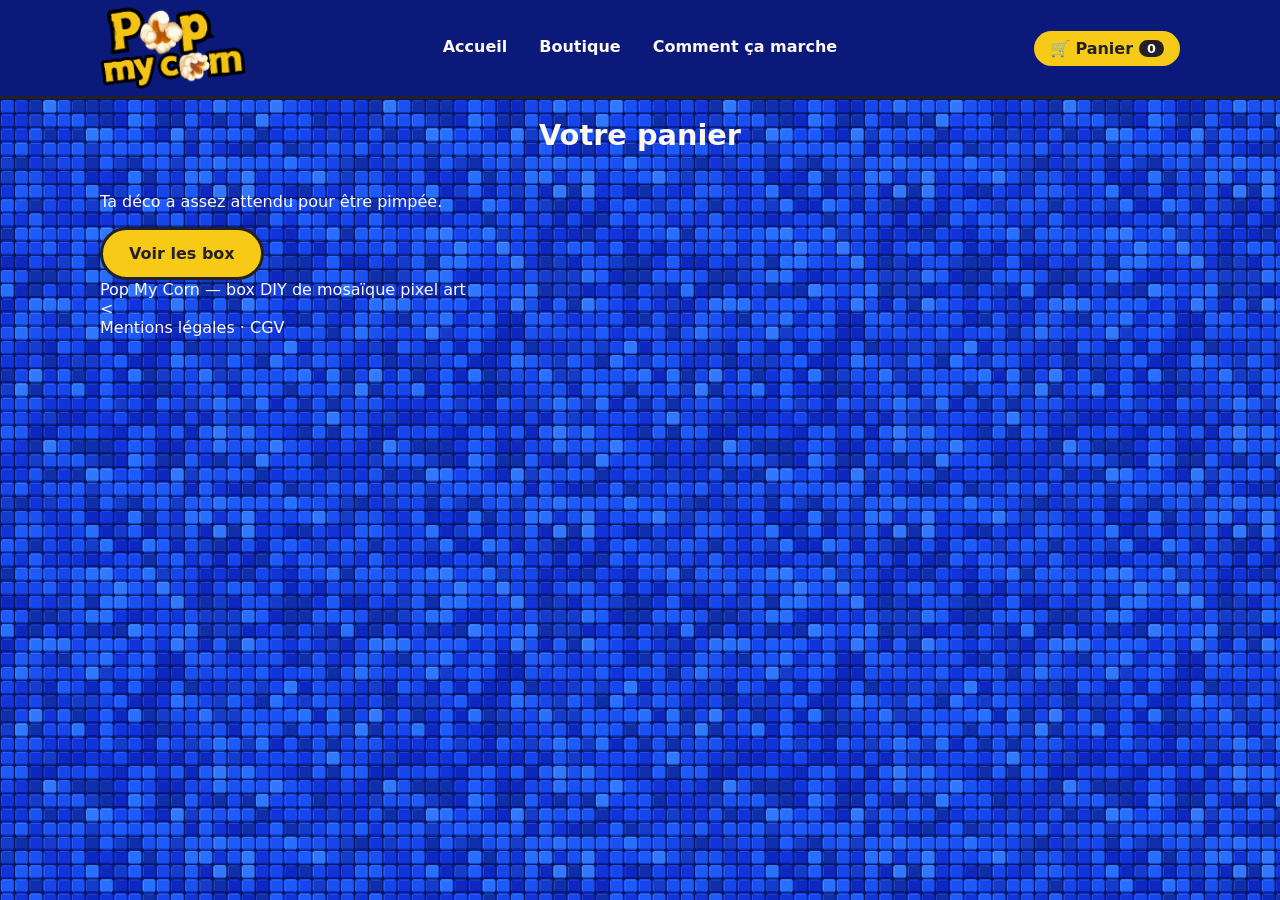
<file: site/panier.html>
<!doctype html>
<html lang="fr">
<head>
<meta charset="utf-8" />
<meta name="viewport" content="width=device-width, initial-scale=1" />
<title>Panier — Pop My Corn</title>
<link rel="stylesheet" href="styles.css" />
</head>
<body>

<header class="site-header">
  <div class="container">
    <a href="index.html" class="logo"><img src="logo-pop-my-corn.png" alt="Pop My Corn" /></a>

    <nav class="nav">
      <a href="index.html">Accueil</a>
      <a href="boutique.html">Boutique</a>
      <a href="index.html#comment-ca-marche">Comment ça marche</a>
    </nav>
    <a href="panier.html" class="cart-link active">🛒 Panier <span class="cart-count">0</span></a>
  </div>
</header>

<div class="container cart-page">
  <h1 class="section-title">Votre panier</h1>
  <div id="cart-content"></div>
</div>

<footer class="site-footer">
  <div class="container">
    <div>Pop My Corn — box DIY de mosaïque pixel art</div>
    <<div><a href="mentions-legales.html">Mentions légales</a> · <a href="cgv.html">CGV</a></div>

  </div>
</footer>

<script src="cart.js"></script>
<script>
  let allProducts = [];

  loadProducts().then((products) => {
    allProducts = products;
    render();
  });

  function render() {
    const cart = getCart();
    const container = document.getElementById("cart-content");
    if (cart.length === 0) {
      container.innerHTML = `
        <div class="empty-state">
          <p>Ta déco a assez attendu pour être pimpée.</p>
          <a href="boutique.html" class="btn btn-primary">Voir les box</a>
        </div>`;
      return;
    }

    const rows = cart.map((item) => {
      const p = allProducts.find((prod) => prod.id === item.id);
      if (!p) return "";
      return `
        <div class="cart-item">
          <img src="${p.image}" alt="${p.name}" />
          <div>
            <strong>${p.name}</strong><br/>
            <span class="theme-tag">${p.category} · ${p.theme}</span><br/>
            <span>${formatPrice(p.price)}</span>
          </div>
          <div class="qty-control">
            <button type="button" data-action="dec" data-id="${p.id}">−</button>
            <input type="text" readonly value="${item.qty}" />
            <button type="button" data-action="inc" data-id="${p.id}">+</button>
          </div>
          <button class="remove" data-action="remove" data-id="${p.id}">Retirer</button>
        </div>
      `;
    }).join("");

    const total = cart.reduce((sum, item) => {
      const p = allProducts.find((prod) => prod.id === item.id);
      return sum + (p ? p.price * item.qty : 0);
    }, 0);

    container.innerHTML = `
      ${rows}
      <div class="cart-summary">
        <div class="total">Total : ${formatPrice(total)}</div>
        <button class="btn btn-primary" id="checkout-btn">Passer au paiement</button>
        <div id="checkout-error"></div>
      </div>
    `;

    container.querySelectorAll("button[data-action]").forEach((btn) => {
      btn.addEventListener("click", () => {
        const id = btn.dataset.id;
        const action = btn.dataset.action;
        const item = getCart().find((i) => i.id === id);
        if (action === "inc") setQty(id, item.qty + 1);
        if (action === "dec") setQty(id, item.qty - 1);
        if (action === "remove") removeFromCart(id);
        render();
      });
    });

    document.getElementById("checkout-btn").addEventListener("click", checkout);
  }

  async function checkout() {
    const btn = document.getElementById("checkout-btn");
    const errBox = document.getElementById("checkout-error");
    errBox.innerHTML = "";
    btn.disabled = true;
    btn.textContent = "Redirection en cours…";
    try {
      const res = await fetch("/.netlify/functions/create-checkout", {
        method: "POST",
        headers: { "Content-Type": "application/json" },
        body: JSON.stringify({ items: getCart() }),
      });
      const data = await res.json();
      if (!res.ok || !data.url) {
        throw new Error(data.error || "Le paiement n'est pas encore configuré.");
      }
      window.location.href = data.url;
    } catch (e) {
      errBox.innerHTML = `<div class="notice">${e.message}</div>`;
      btn.disabled = false;
      btn.textContent = "Passer au paiement";
    }
  }
</script>
</body>
</html>
</file>
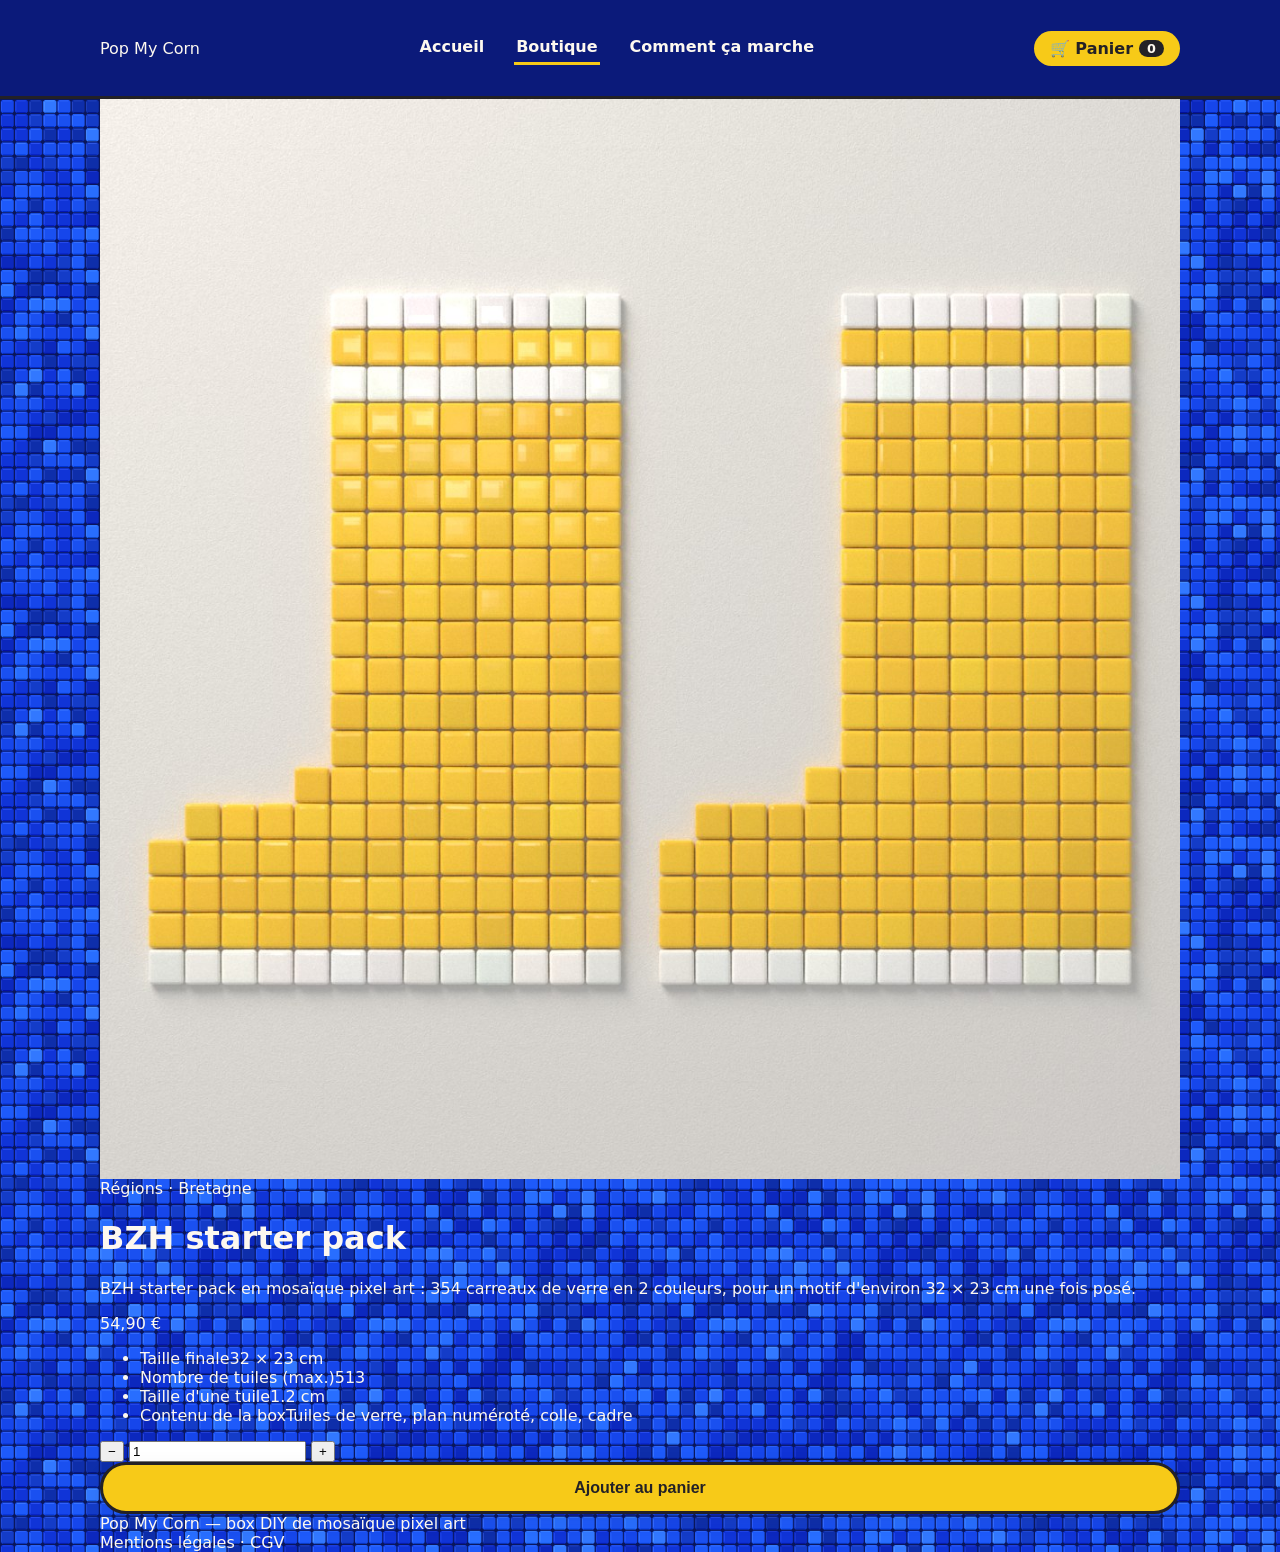
<file: site/produit.html>
<!doctype html>
<html lang="fr">
<head>
<meta charset="utf-8" />
<meta name="viewport" content="width=device-width, initial-scale=1" />
<title>Box mosaïque — Pop My Corn</title>
<link rel="stylesheet" href="styles.css" />
</head>
<body>

<header class="site-header">
  <div class="container">
    <a href="index.html" class="logo"><span class="pixel"></span>Pop My Corn</a>
    <nav class="nav">
      <a href="index.html">Accueil</a>
      <a href="boutique.html" class="active">Boutique</a>
      <a href="index.html#comment-ca-marche">Comment ça marche</a>
    </nav>
    <a href="panier.html" class="cart-link">🛒 Panier <span class="cart-count">0</span></a>
  </div>
</header>

<div class="container">
  <div class="product-detail" id="detail"></div>
</div>

<footer class="site-footer">
  <div class="container">
    <div>Pop My Corn — box DIY de mosaïque pixel art</div>
<div><a href="mentions-legales.html">Mentions légales</a> · <a href="cgv.html">CGV</a></div>

  </div>
</footer>

<script src="cart.js"></script>
<script>
  const params = new URLSearchParams(location.search);
  const id = params.get("id");
  let currentProduct = null;

  loadProducts().then((products) => {
    currentProduct = products.find((p) => p.id === id) || products[0];
    renderDetail(currentProduct);
    document.title = currentProduct.name + " — Pop My Corn";
  });

  function renderDetail(p) {
    const finalWCm = (p.gridW * p.tileSizeCm).toFixed(0);
    const finalHCm = (p.gridH * p.tileSizeCm).toFixed(0);
    const tileCount = p.gridW * p.gridH;
    document.getElementById("detail").innerHTML = `
      <div class="thumb-large"><img src="${p.image}" alt="${p.name}" /></div>
      <div>
        <div class="theme-tag">${p.category} · ${p.theme}</div>
        <h1>${p.name}</h1>
        <p>${p.description}</p>
        ${p.artist ? `<p class="notice">🎨 Motif créé en collaboration avec <strong>${p.artist}</strong>.</p>` : ""}
        <div class="detail-price">${formatPrice(p.price)}</div>
        <ul class="spec-list">
          <li><span>Taille finale</span><span>${finalWCm} × ${finalHCm} cm</span></li>
          <li><span>Nombre de tuiles (max.)</span><span>${tileCount}</span></li>
          <li><span>Taille d'une tuile</span><span>${p.tileSizeCm} cm</span></li>
          <li><span>Contenu de la box</span><span>Tuiles de verre, plan numéroté, colle, cadre</span></li>
        </ul>
        <div class="qty-row">
          <div class="qty-control">
            <button id="qty-minus" type="button">−</button>
            <input id="qty-input" type="text" value="1" readonly />
            <button id="qty-plus" type="button">+</button>
          </div>
        </div>
        <button class="btn btn-primary btn-block" id="add-btn">Ajouter au panier</button>
      </div>
    `;

    let qty = 1;
    const qtyInput = document.getElementById("qty-input");
    document.getElementById("qty-minus").addEventListener("click", () => {
      qty = Math.max(1, qty - 1);
      qtyInput.value = qty;
    });
    document.getElementById("qty-plus").addEventListener("click", () => {
      qty += 1;
      qtyInput.value = qty;
    });
    document.getElementById("add-btn").addEventListener("click", () => {
      addToCart(p.id, qty);
      document.getElementById("add-btn").textContent = "Ajouté ✓";
      setTimeout(() => (document.getElementById("add-btn").textContent = "Ajouter au panier"), 1200);
    });
  }
</script>
</body>
</html>
</file>
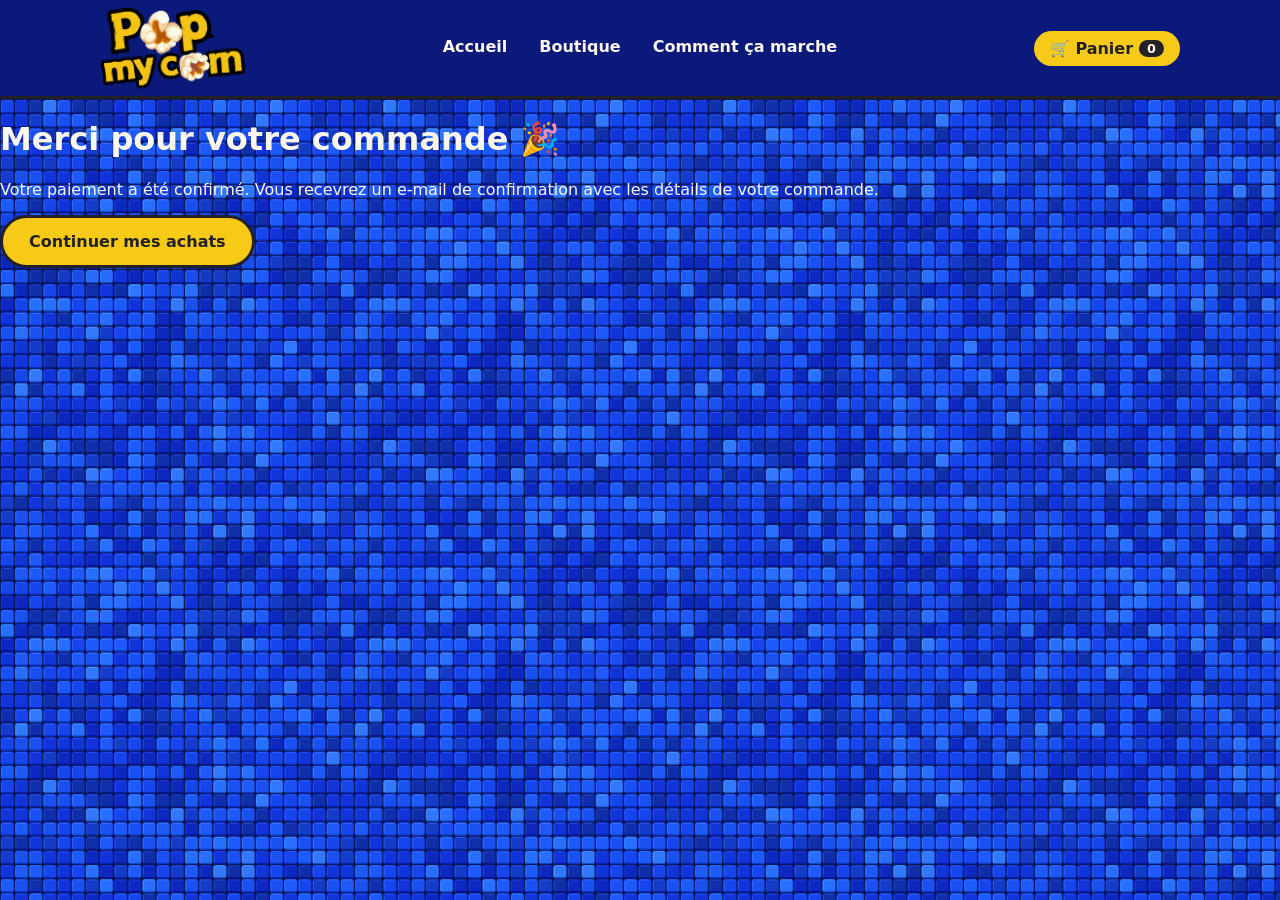
<file: site/succes.html>
<!doctype html>
<html lang="fr">
<head>
<meta charset="utf-8" />
<meta name="viewport" content="width=device-width, initial-scale=1" />
<title>Commande confirmée — Pop My Corn</title>
<meta name="robots" content="noindex, follow" />
<link rel="stylesheet" href="styles.css" />
</head>
<body>
<header class="site-header">
  <div class="container">
    <a href="index.html" class="logo"><img src="logo-pop-my-corn.png" alt="Pop My Corn" /></a>

    <nav class="nav">
      <a href="index.html">Accueil</a>
      <a href="boutique.html">Boutique</a>
      <a href="index.html#comment-ca-marche">Comment ça marche</a>
    </nav>
    <a href="panier.html" class="cart-link">🛒 Panier <span class="cart-count">0</span></a>
  </div>
</header>
<div class="result-page">
  <h1>Merci pour votre commande 🎉</h1>
  <p>Votre paiement a été confirmé. Vous recevrez un e-mail de confirmation avec les détails de votre commande.</p>
  <a href="boutique.html" class="btn btn-primary">Continuer mes achats</a>
</div>
<script src="cart.js"></script>
<script>
  // La commande est passée : on vide le panier local.
  localStorage.removeItem("pixotile_cart_v1");
  updateCartBadge();
</script>
</body>
</html>
</file>
<file: site/styles.css>
@import url('https://fonts.googleapis.com/css2?family=Fredoka:wght@600;700&display=swap');
:root {
  --rouge: #db3a34;
  --orange: #ed8b2f;
  --jaune: #f7ca18;
  --vert: #5fb260;
  --bleu: #3a81db;
  --violet: #8c5ec2;
  --rose: #f08faf;
  --encre: #232126;
  --creme: #fdf8ef;
  --creme-fonce: #f2e9d8;
  --gris: #726c6c;
  --radius: 16px;
  --shadow: 0 6px 20px rgba(35, 33, 38, 0.08);
  --bleu-fond: #13209c;
  --bleu-fonce: #0b1a7a;
}

* { box-sizing: border-box; }

html, body {
  margin: 0;
  padding: 0;
  background-color: var(--bleu-fond);
  background-image: url("mosaique.png");
  background-repeat: repeat;
  background-size: 340px 340px;
  color: var(--creme);
  font-family: "Segoe UI", system-ui, -apple-system, sans-serif;
  scroll-behavior: smooth;
}

a { color: inherit; text-decoration: none; }

img { max-width: 100%; display: block; }

.container {
  max-width: 1120px;
  margin: 0 auto;
  padding: 0 20px;
}

.site-header {
  position: static;
  top: 0;
  z-index: 20;
  background: var(--bleu-fonce);
  border-bottom: 3px solid var(--encre);
}

.site-header .container {
  display: flex;
  align-items: center;
  justify-content: space-between;
  height: 96px;
}

.logo {
  display: flex;
  align-items: center;
}

.logo img {
  height: 82px;
  width: auto;
}

.nav {
  display: flex;
  align-items: center;
  gap: 28px;
  font-weight: 600;
}

.nav a {
  padding: 6px 2px;
  border-bottom: 3px solid transparent;
}

.nav a:hover, .nav a.active {
  border-bottom-color: var(--jaune);
}

.cart-link {
  position: relative;
  display: inline-flex;
  align-items: center;
  gap: 6px;
  background: var(--jaune);
  color: var(--encre);
  padding: 8px 16px;
  border-radius: 999px;
  font-weight: 700;
}

.cart-count {
  background: var(--encre);
  color: var(--creme);
  border-radius: 999px;
  padding: 1px 8px;
  font-size: 0.8rem;
}

.btn {
  display: inline-block;
  padding: 14px 26px;
  border-radius: 999px;
  font-weight: 700;
  border: 3px solid var(--encre);
  cursor: pointer;
  font-size: 1rem;
  transition: transform 0.15s ease;
}

.btn:hover { transform: translateY(-2px); }

.btn-primary {
  background: var(--jaune);
  color: var(--encre);
  box-shadow: var(--shadow);
}

.btn-secondary {
  background: var(--creme);
  color: var(--encre);
}

.btn-block { width: 100%; text-align: center; }

.btn[disabled] {
  opacity: 0.5;
  cursor: not-allowed;
  transform: none;
}

.hero {
  padding: 64px 0 48px;
  background: none;
  border-bottom: 3px solid var(--encre);
}

.hero .container {
  display: grid;
  grid-template-columns: 1.1fr 0.9fr;
  gap: 40px;
  align-items: center;
}

.hero h1 {
  font-size: 2.6rem;
  line-height: 1.1;
  margin: 0 0 16px;
}

.hero p.lead {
  font-size: 1.15rem;
  color: var(--creme-fonce);
  margin-bottom: 28px;
  max-width: 46ch;
}

.hero-badge {
  display: inline-block;
  background: var(--jaune);
  color: var(--encre);
  border: 2px solid var(--encre);
  border-radius: 999px;
  padding: 4px 14px;
  font-weight: 700;
  font-size: 0.85rem;
  margin-bottom: 16px;
}

.hero-visual {
  display: grid;
  grid-template-columns: repeat(2, 1fr);
  gap: 14px;
}

.hero-visual img {
  border-radius: var(--radius);
  border: 3px solid var(--encre);
  box-shadow: var(--shadow);
}

.hero-visual .tall { grid-row: span 2; }

.steps {
  padding: 56px 0;
}

.steps h2, .section-title {
  text-align: center;
  font-size: 1.8rem;
  margin-bottom: 40px;
}

.steps-grid {
  display: grid;
  grid-template-columns: repeat(3, 1fr);
  gap: 28px;
}

.step {
  text-align: center;
  padding: 24px;
}

.step-num {
  width: 44px;
  height: 44px;
  border-radius: 50%;
  background: var(--encre);
  color: var(--creme);
  display: flex;
  align-items: center;
  justify-content: center;
  font-weight: 800;
  margin: 0 auto 16px;
}

.step h3 { margin: 0 0 8px; }
.step p { color: var(--creme-fonce); margin: 0; }

.search-box {
  margin-bottom: 20px;
}

.search-box input {
  width: 100%;
  box-sizing: border-box;
  padding: 14px 18px;
  border: 3px solid var(--encre);
  border-radius: var(--radius);
  font-family: inherit;
  font-size: 1rem;
  background: white;
  color: var(--encre);
}

.search-box input::placeholder {
  color: var(--gris);
}

.search-box input:focus {
  outline: 3px solid var(--jaune);
  outline-offset: 0;
}

.filters {
  display: flex;
  flex-wrap: wrap;
  gap: 10px;
  margin-bottom: 32px;
}

.filter-chip {
  padding: 8px 16px;
  border: 2px solid var(--encre);
  border-radius: 999px;
  font-weight: 600;
  cursor: pointer;
  background: var(--creme);
  color: var(--encre);
  font-size: 0.9rem;
}

.filter-chip.active {
  background: var(--encre);
  color: var(--creme);
}

.product-grid {
  display: grid;
  grid-template-columns: repeat(4, 1fr);
  gap: 24px;
  padding-bottom: 64px;
}

.product-card {
  background: white;
  color: var(--encre);
  border: 3px solid var(--encre);
  border-radius: var(--radius);
  overflow: hidden;
  box-shadow: var(--shadow);
  display: flex;
  flex-direction: column;
}

.product-card .thumb {
  aspect-ratio: 1;
  overflow: hidden;
  border-bottom: 3px solid var(--encre);
  background: var(--creme-fonce);
}

.product-card .thumb img {
  width: 100%;
  height: 100%;
  object-fit: cover;
  image-rendering: pixelated;
}

.product-card .info {
  padding: 16px;
  display: flex;
  flex-direction: column;
  gap: 6px;
  flex: 1;
}

.product-card .theme-tag {
  font-size: 0.75rem;
  font-weight: 700;
  text-transform: uppercase;
  color: var(--gris);
  letter-spacing: 0.04em;
}

.product-card h3 { margin: 0; font-size: 1.1
.spec-list {
  list-style: none;
  margin: 20px 0;
  padding: 0;
  background: var(--creme);
  border: 3px solid var(--encre);
  border-radius: var(--radius);
  overflow: hidden;
}

.spec-list li {
  display: flex;
  justify-content: space-between;
  gap: 16px;
  padding: 12px 18px;
  color: var(--encre);
  font-size: 0.95rem;
}

.spec-list li:not(:last-child) {
  border-bottom: 2px solid var(--creme-fonce);
}

.spec-list li span:first-child {
  color: var(--gris);
  font-weight: 600;
}

.spec-list li span:last-child {
  font-weight: 700;
}

.notice {
  background: #FFF1BF;
  color: #5a3e00;
  border: 2px solid var(--encre);
  border-radius: var(--radius);
  padding: 10px 16px;
  font-size: 0.9rem;
  margin: 16px 0;
}

.qty-row {
  margin: 20px 0;
}

.qty-control {
  display: inline-flex;
  align-items: stretch;
  border: 3px solid var(--encre);
  border-radius: 999px;
  background: var(--creme);
  overflow: hidden;
}

.qty-control button {
  border: none;
  background: var(--jaune);
  color: var(--encre);
  font-size: 1.2rem;
  font-weight: 800;
  width: 44px;
  cursor: pointer;
}

#qty-input {
  width: 48px;
  border: none;
  background: transparent;
  color: var(--encre);
  text-align: center;
  font-size: 1.05rem;
  font-weight: 700;
}

.empty-state {
  grid-column: 1 / -1;
  text-align: center;
  padding: 48px 24px;
  color: var(--creme-fonce);
  font-size: 1.05rem;
}

.logo:has(.pixel) {
  font-size: 0;
  color: transparent;
}

.logo:has(.pixel) .pixel {
  display: none;
}

.logo:has(.pixel)::before {
  content: "";
  display: block;
  width: 168px;
  height: 82px;
  background-image: url("logo-pop-my-corn.png");
  background-size: contain;
  background-repeat: no-repeat;
  background-position: left center;
}

h1.section-title::after {
  content: "Level up tes corners";
  display: block;
  font-size: 1rem;
  font-weight: 400;
  color: var(--creme-fonce);
  margin-top: 10px;
}

.site-footer .container > div:first-child {
  font-size: 0;
}

.site-footer .container > div:first-child::before {
  content: "Pop My Corn — box DIY de mosaïque pixel art";
  font-size: 0.9rem;
}
.hero h1,
.product-detail h1,
.steps h2,
.section-title {
  font-family: "Fredoka", "Segoe UI", system-ui, -apple-system, sans-serif;
  font-weight: 700;
}
</file>
